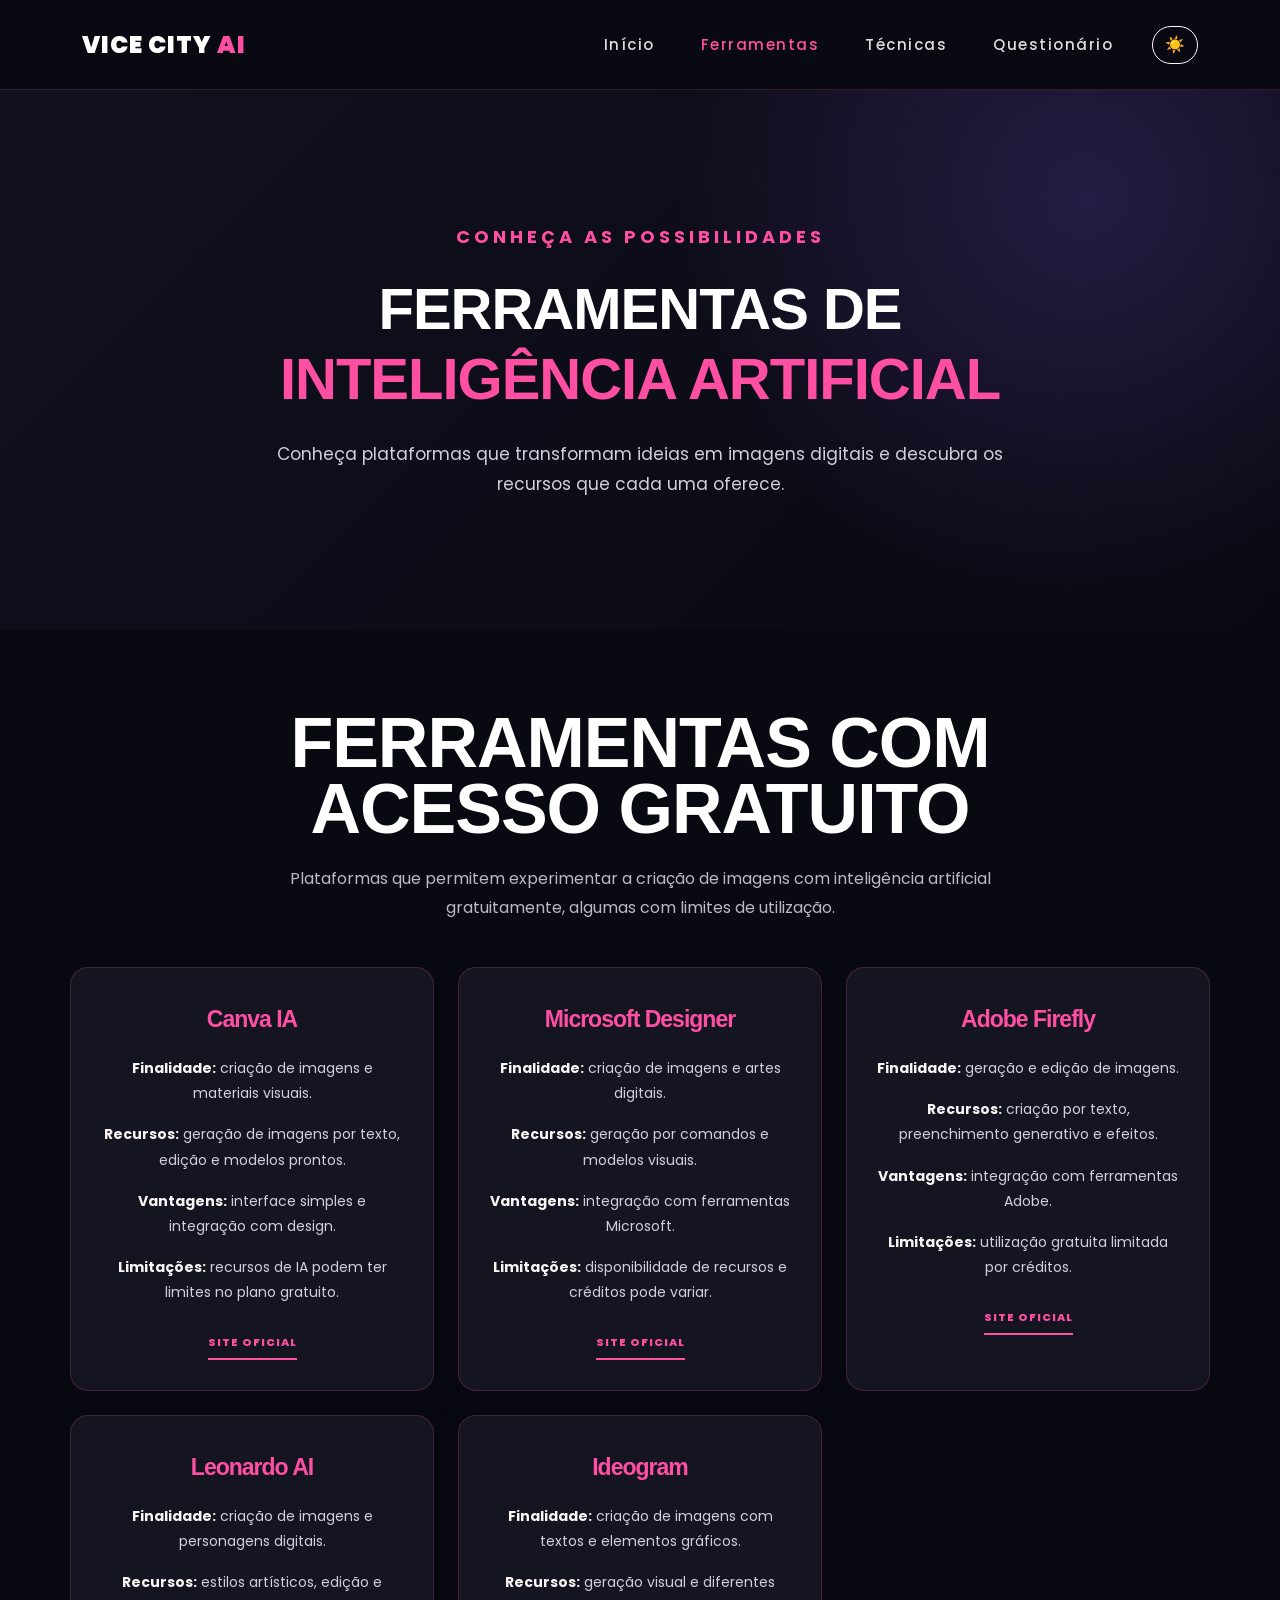
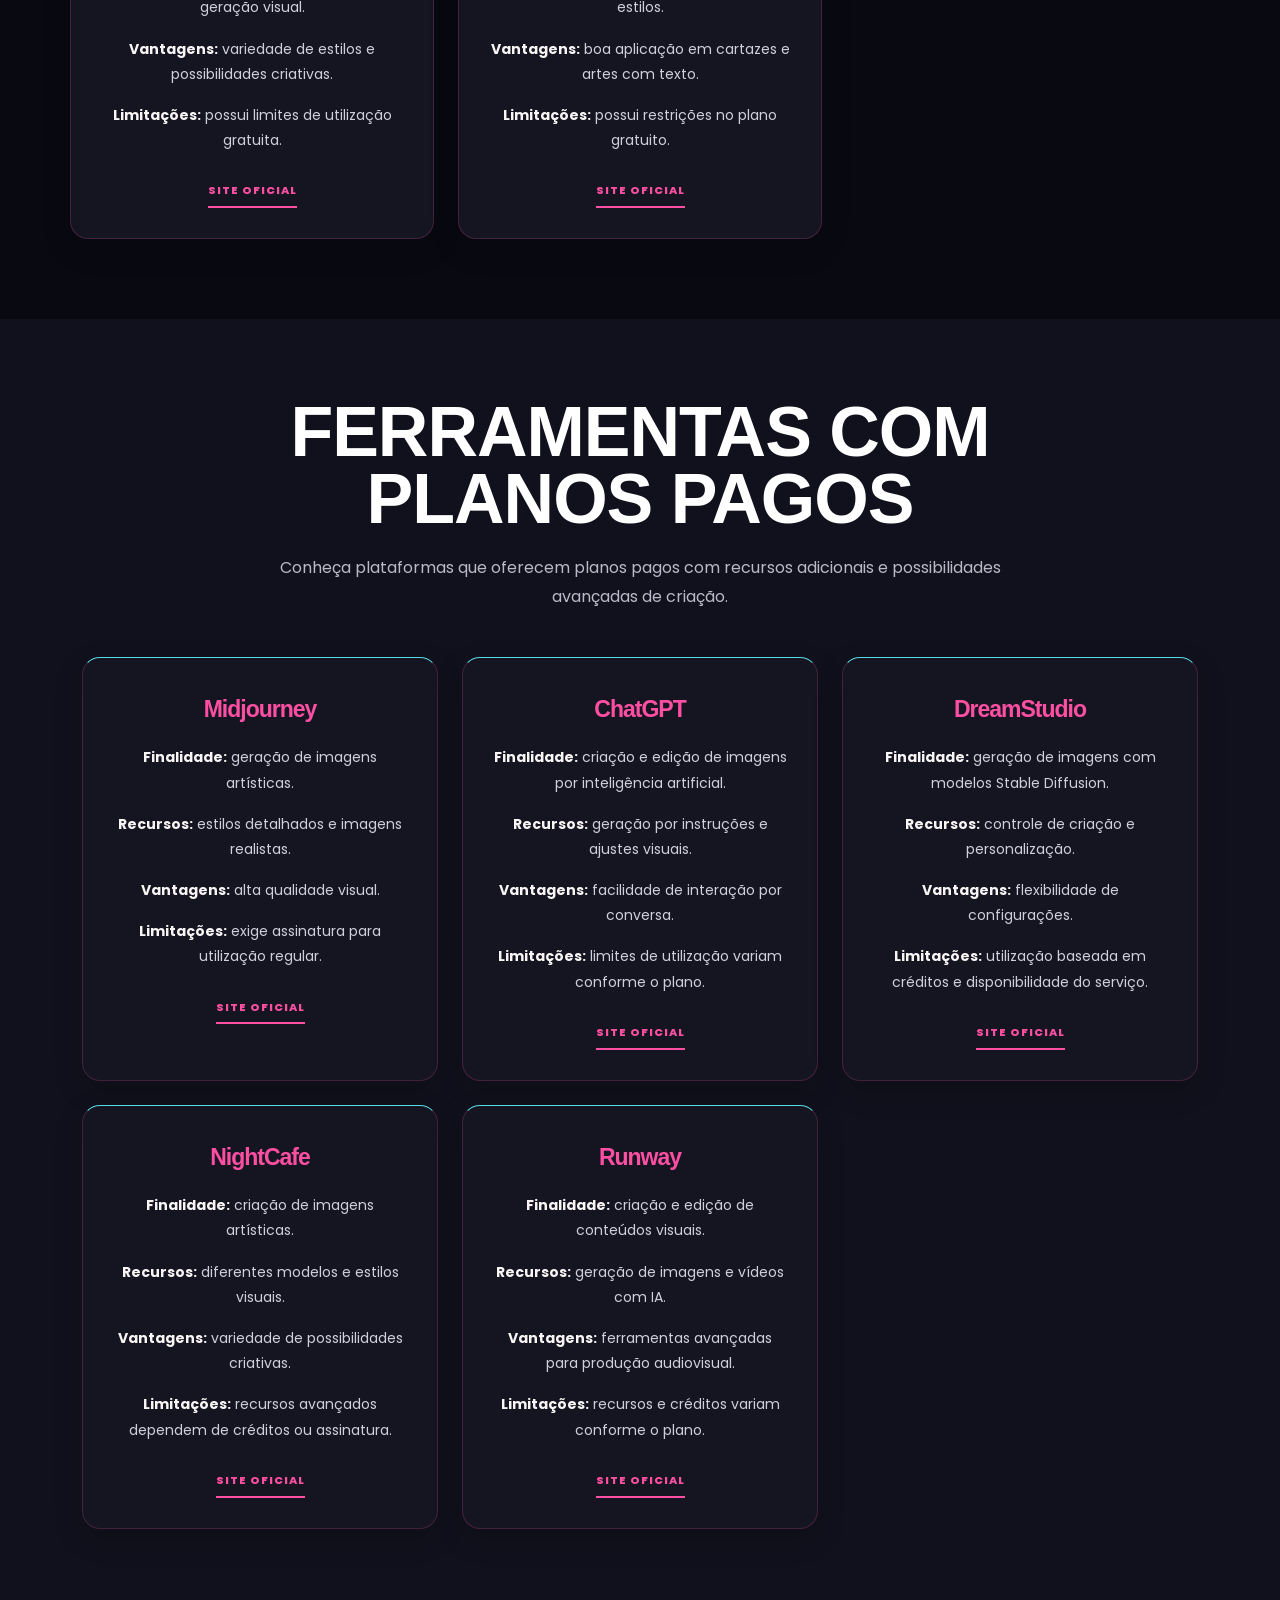
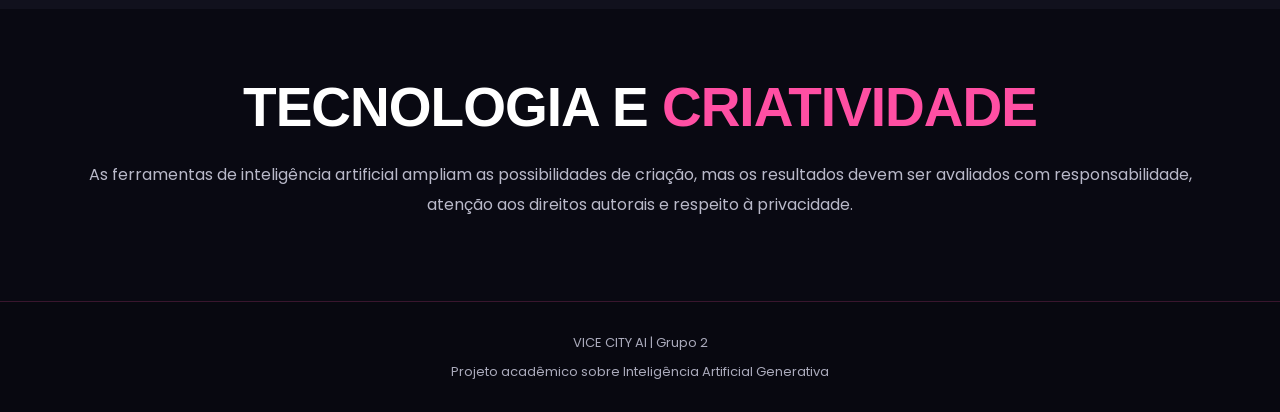
<file: ferramentas.html>
<!DOCTYPE html>
<html lang="pt-BR">
<head>
    <meta charset="UTF-8">
    <meta name="viewport" content="width=device-width, initial-scale=1.0">
    <title>Ferramentas | Vice City AI</title>

    <link href="https://cdn.jsdelivr.net/npm/bootstrap@5.3.8/dist/css/bootstrap.min.css" rel="stylesheet">
    <link href="https://fonts.googleapis.com/css2?family=Poppins:wght@400;500;600;700;800;900&display=swap" rel="stylesheet">
    <link rel="stylesheet" href="style.css">
</head>

<body>

<nav class="navbar navbar-expand-lg navbar-dark">
    <div class="container">
        <a class="navbar-brand" href="index.html">VICE CITY <span>AI</span></a>

        <button class="navbar-toggler" type="button" data-bs-toggle="collapse" data-bs-target="#menu">
            <span class="navbar-toggler-icon"></span>
        </button>

        <div class="collapse navbar-collapse" id="menu">
            <ul class="navbar-nav ms-auto">
                <li class="nav-item"><a class="nav-link" href="index.html">Início</a></li>
                <li class="nav-item"><a class="nav-link active" href="ferramentas.html">Ferramentas</a></li>
                <li class="nav-item"><a class="nav-link" href="tecnicas.html">Técnicas</a></li>
                <li class="nav-item"><a class="nav-link" href="quiz.html">Questionário</a></li>
            </ul>

            <button id="themeToggle" class="btn btn-outline-light ms-lg-3">☀️ / 🌙</button>
        </div>
    </div>
</nav>

<header class="inner-hero">
    <div class="container">
        <p class="subtitle">CONHEÇA AS POSSIBILIDADES</p>
        <h1>FERRAMENTAS DE <span style="color:#ff4fa3">INTELIGÊNCIA ARTIFICIAL</span></h1>
        <p>Conheça plataformas que transformam ideias em imagens digitais e descubra os recursos que cada uma oferece.</p>
    </div>
</header>

<section class="container tools-section">

    <div class="section-heading">
        <h2 class="section-title">FERRAMENTAS COM ACESSO GRATUITO</h2>
        <p>Plataformas que permitem experimentar a criação de imagens com inteligência artificial gratuitamente, algumas com limites de utilização.</p>
    </div>

    <div class="row g-4">

        <div class="col-md-6 col-lg-4">
            <div class="tool-card">
                <h3>Canva IA</h3>
                <p><strong>Finalidade:</strong> criação de imagens e materiais visuais.</p>
                <p><strong>Recursos:</strong> geração de imagens por texto, edição e modelos prontos.</p>
                <p><strong>Vantagens:</strong> interface simples e integração com design.</p>
                <p><strong>Limitações:</strong> recursos de IA podem ter limites no plano gratuito.</p>
                <a href="https://www.canva.com/" target="_blank" rel="noopener">SITE OFICIAL</a>
            </div>
        </div>

        <div class="col-md-6 col-lg-4">
            <div class="tool-card">
                <h3>Microsoft Designer</h3>
                <p><strong>Finalidade:</strong> criação de imagens e artes digitais.</p>
                <p><strong>Recursos:</strong> geração por comandos e modelos visuais.</p>
                <p><strong>Vantagens:</strong> integração com ferramentas Microsoft.</p>
                <p><strong>Limitações:</strong> disponibilidade de recursos e créditos pode variar.</p>
                <a href="https://designer.microsoft.com/" target="_blank" rel="noopener">SITE OFICIAL</a>
            </div>
        </div>

        <div class="col-md-6 col-lg-4">
            <div class="tool-card">
                <h3>Adobe Firefly</h3>
                <p><strong>Finalidade:</strong> geração e edição de imagens.</p>
                <p><strong>Recursos:</strong> criação por texto, preenchimento generativo e efeitos.</p>
                <p><strong>Vantagens:</strong> integração com ferramentas Adobe.</p>
                <p><strong>Limitações:</strong> utilização gratuita limitada por créditos.</p>
                <a href="https://firefly.adobe.com/" target="_blank" rel="noopener">SITE OFICIAL</a>
            </div>
        </div>

        <div class="col-md-6 col-lg-4">
            <div class="tool-card">
                <h3>Leonardo AI</h3>
                <p><strong>Finalidade:</strong> criação de imagens e personagens digitais.</p>
                <p><strong>Recursos:</strong> estilos artísticos, edição e geração visual.</p>
                <p><strong>Vantagens:</strong> variedade de estilos e possibilidades criativas.</p>
                <p><strong>Limitações:</strong> possui limites de utilização gratuita.</p>
                <a href="https://leonardo.ai/" target="_blank" rel="noopener">SITE OFICIAL</a>
            </div>
        </div>

        <div class="col-md-6 col-lg-4">
            <div class="tool-card">
                <h3>Ideogram</h3>
                <p><strong>Finalidade:</strong> criação de imagens com textos e elementos gráficos.</p>
                <p><strong>Recursos:</strong> geração visual e diferentes estilos.</p>
                <p><strong>Vantagens:</strong> boa aplicação em cartazes e artes com texto.</p>
                <p><strong>Limitações:</strong> possui restrições no plano gratuito.</p>
                <a href="https://ideogram.ai/" target="_blank" rel="noopener">SITE OFICIAL</a>
            </div>
        </div>

    </div>
</section>

<section class="tools-section paid-tools">
    <div class="container">

        <div class="section-heading">
            <h2 class="section-title">FERRAMENTAS COM PLANOS PAGOS</h2>
            <p>Conheça plataformas que oferecem planos pagos com recursos adicionais e possibilidades avançadas de criação.</p>
        </div>

        <div class="row g-4">

            <div class="col-md-6 col-lg-4">
                <div class="tool-card">
                    <h3>Midjourney</h3>
                    <p><strong>Finalidade:</strong> geração de imagens artísticas.</p>
                    <p><strong>Recursos:</strong> estilos detalhados e imagens realistas.</p>
                    <p><strong>Vantagens:</strong> alta qualidade visual.</p>
                    <p><strong>Limitações:</strong> exige assinatura para utilização regular.</p>
                    <a href="https://www.midjourney.com/" target="_blank" rel="noopener">SITE OFICIAL</a>
                </div>
            </div>

            <div class="col-md-6 col-lg-4">
                <div class="tool-card">
                    <h3>ChatGPT</h3>
                    <p><strong>Finalidade:</strong> criação e edição de imagens por inteligência artificial.</p>
                    <p><strong>Recursos:</strong> geração por instruções e ajustes visuais.</p>
                    <p><strong>Vantagens:</strong> facilidade de interação por conversa.</p>
                    <p><strong>Limitações:</strong> limites de utilização variam conforme o plano.</p>
                    <a href="https://chatgpt.com/" target="_blank" rel="noopener">SITE OFICIAL</a>
                </div>
            </div>

            <div class="col-md-6 col-lg-4">
                <div class="tool-card">
                    <h3>DreamStudio</h3>
                    <p><strong>Finalidade:</strong> geração de imagens com modelos Stable Diffusion.</p>
                    <p><strong>Recursos:</strong> controle de criação e personalização.</p>
                    <p><strong>Vantagens:</strong> flexibilidade de configurações.</p>
                    <p><strong>Limitações:</strong> utilização baseada em créditos e disponibilidade do serviço.</p>
                    <a href="https://dreamstudio.ai/" target="_blank" rel="noopener">SITE OFICIAL</a>
                </div>
            </div>

            <div class="col-md-6 col-lg-4">
                <div class="tool-card">
                    <h3>NightCafe</h3>
                    <p><strong>Finalidade:</strong> criação de imagens artísticas.</p>
                    <p><strong>Recursos:</strong> diferentes modelos e estilos visuais.</p>
                    <p><strong>Vantagens:</strong> variedade de possibilidades criativas.</p>
                    <p><strong>Limitações:</strong> recursos avançados dependem de créditos ou assinatura.</p>
                    <a href="https://creator.nightcafe.studio/" target="_blank" rel="noopener">SITE OFICIAL</a>
                </div>
            </div>

            <div class="col-md-6 col-lg-4">
                <div class="tool-card">
                    <h3>Runway</h3>
                    <p><strong>Finalidade:</strong> criação e edição de conteúdos visuais.</p>
                    <p><strong>Recursos:</strong> geração de imagens e vídeos com IA.</p>
                    <p><strong>Vantagens:</strong> ferramentas avançadas para produção audiovisual.</p>
                    <p><strong>Limitações:</strong> recursos e créditos variam conforme o plano.</p>
                    <a href="https://runwayml.com/" target="_blank" rel="noopener">SITE OFICIAL</a>
                </div>
            </div>

        </div>
    </div>
</section>

<section class="container references-section">
    <h2>TECNOLOGIA E <span style="color:#ff4fa3">CRIATIVIDADE</span></h2>
    <p>As ferramentas de inteligência artificial ampliam as possibilidades de criação, mas os resultados devem ser avaliados com responsabilidade, atenção aos direitos autorais e respeito à privacidade.</p>
</section>

<footer class="text-center py-4">
    <p>VICE CITY AI | Grupo 2</p>
    <p>Projeto acadêmico sobre Inteligência Artificial Generativa</p>
</footer>

<script src="https://cdn.jsdelivr.net/npm/bootstrap@5.3.8/dist/js/bootstrap.bundle.min.js"></script>
<script src="script.js"></script>
</body>
</html>
</file>
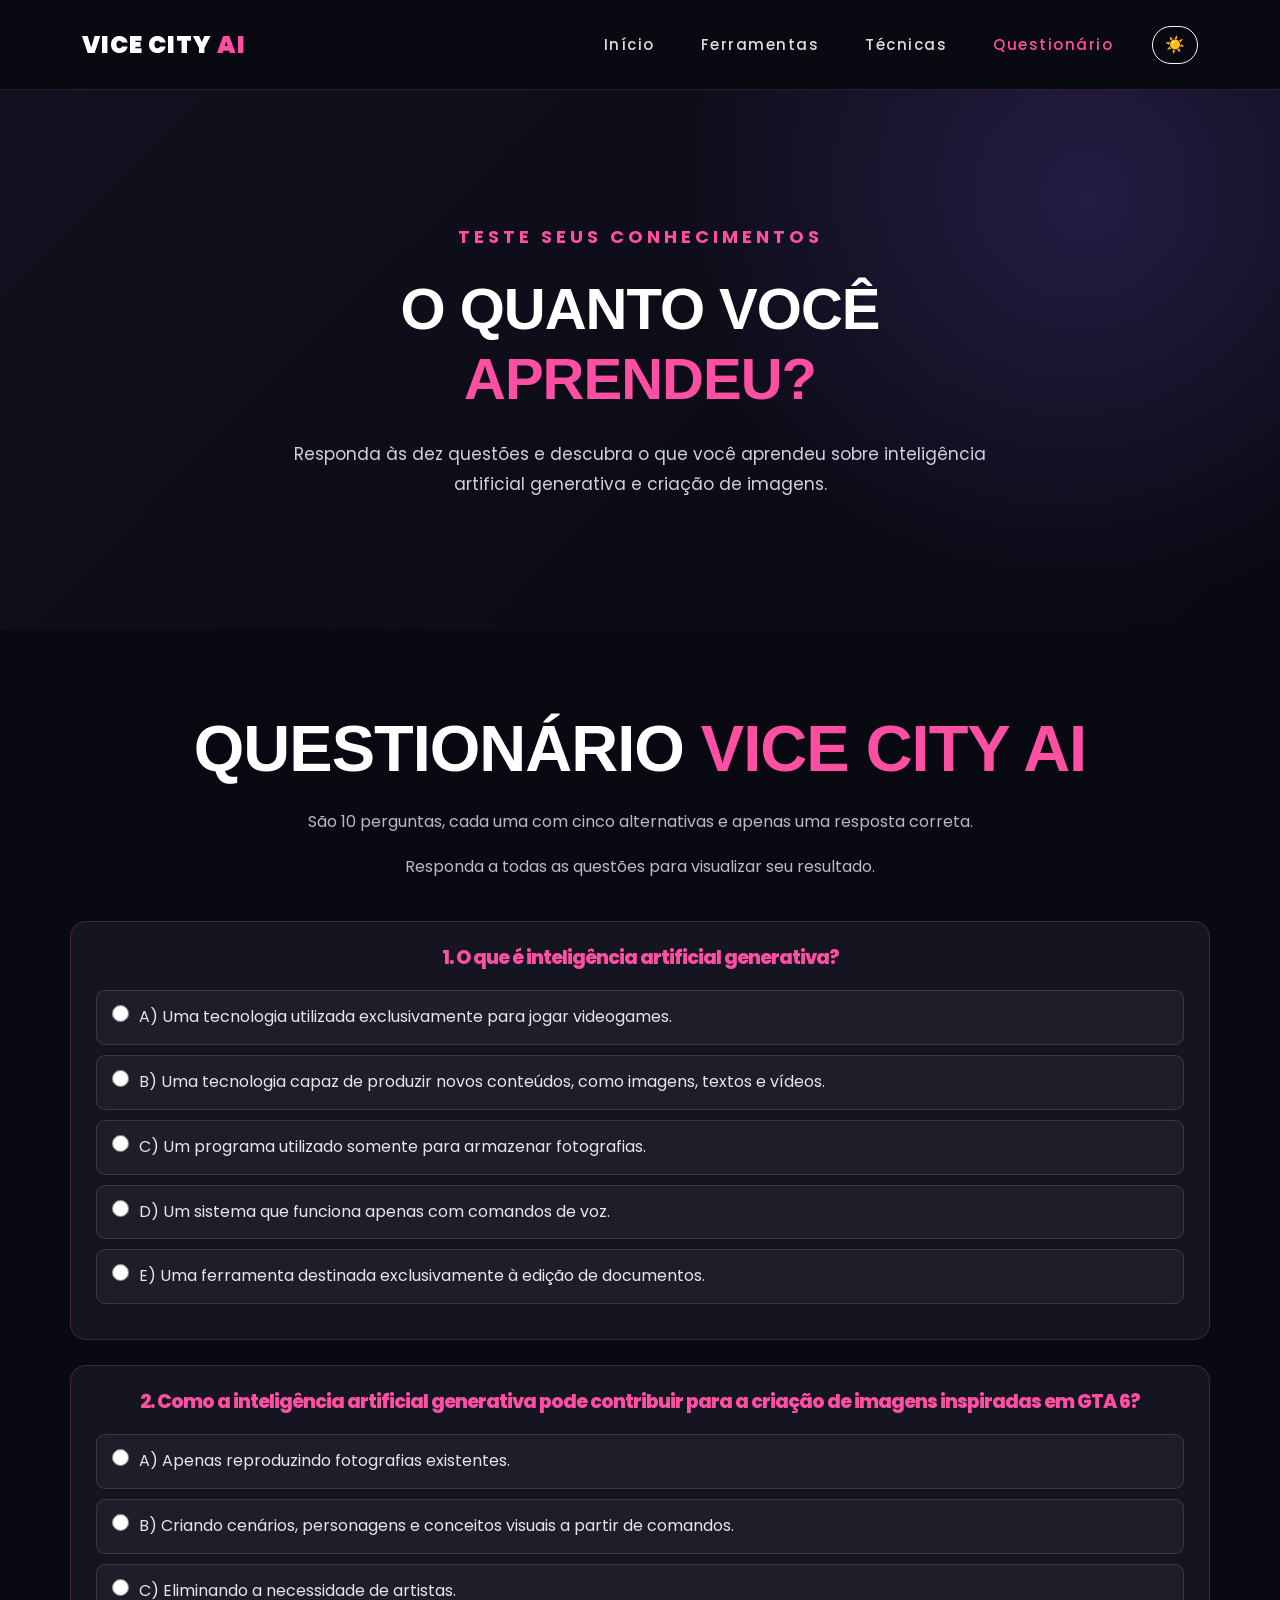
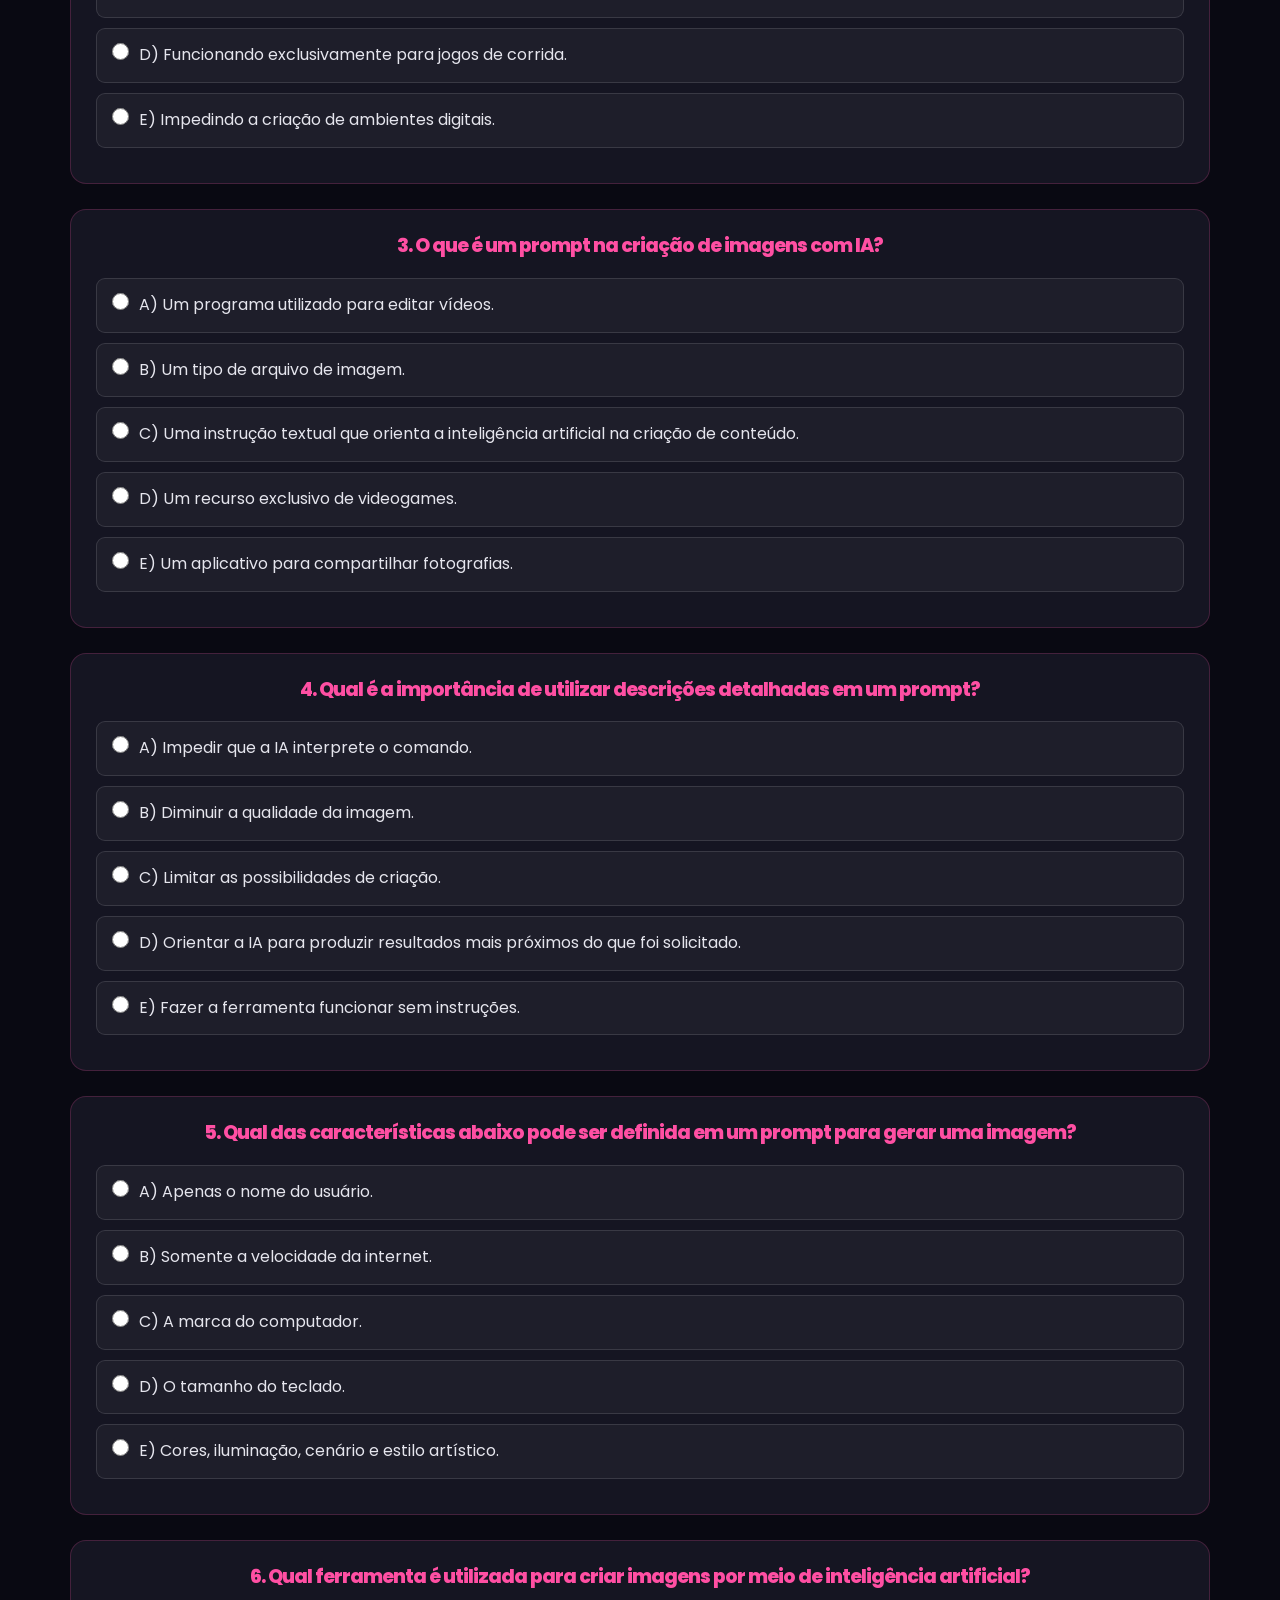
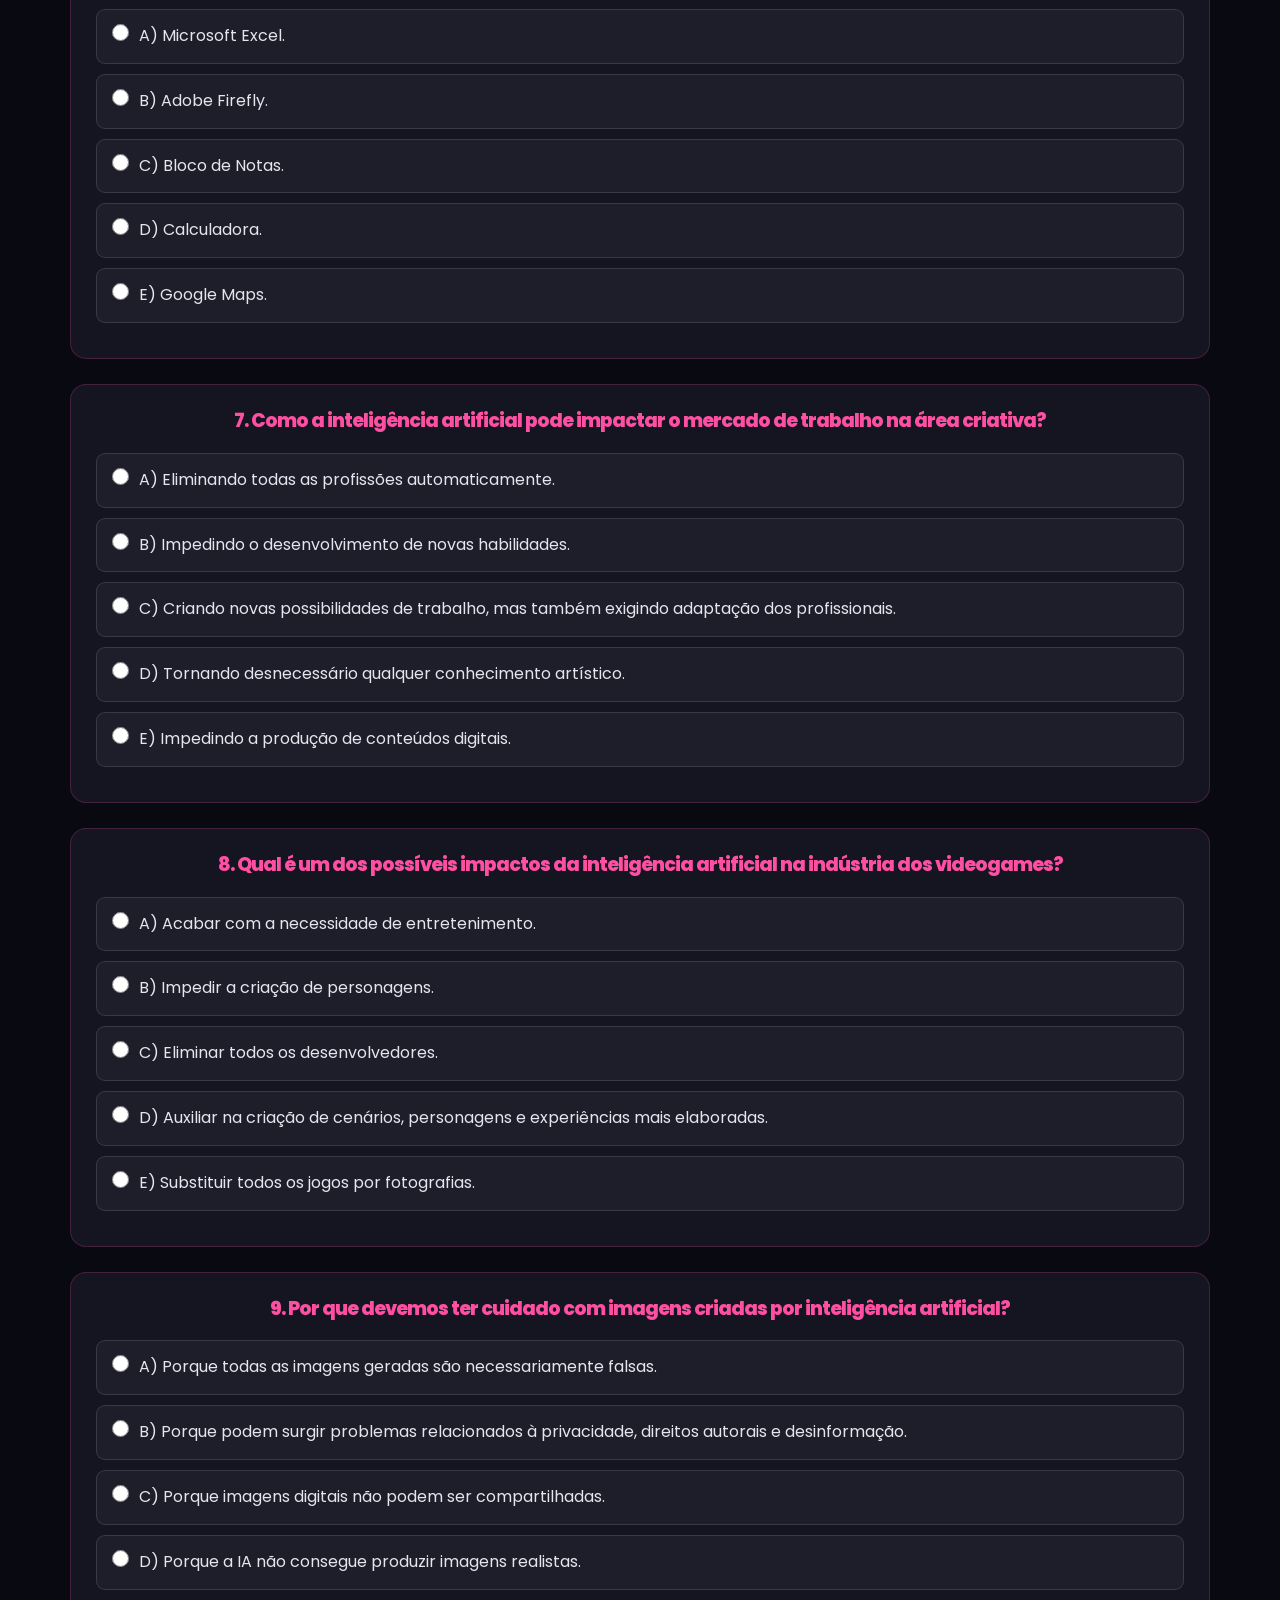
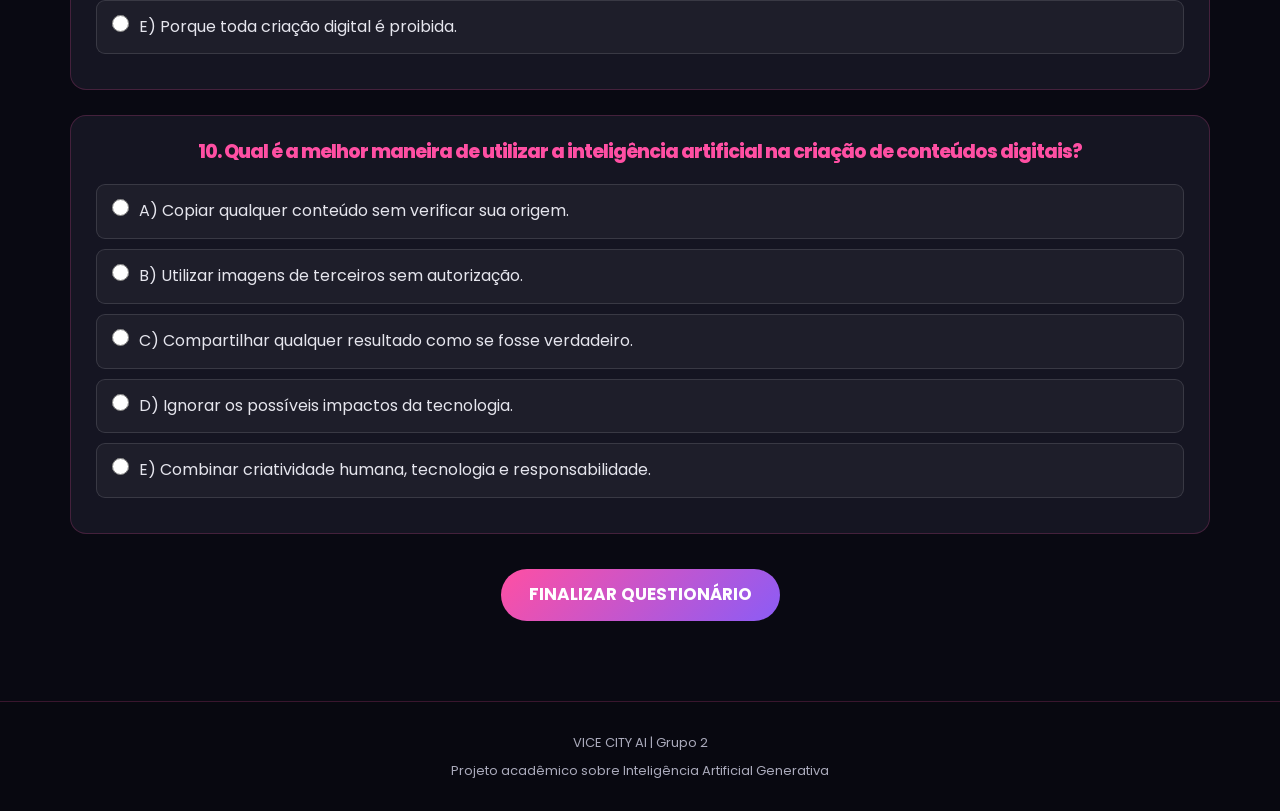
<file: quiz.html>
<!DOCTYPE html>
<html lang="pt-BR">
<head>
    <meta charset="UTF-8">
    <meta name="viewport" content="width=device-width, initial-scale=1.0">
    <title>Questionário | Vice City AI</title>

    <link href="https://cdn.jsdelivr.net/npm/bootstrap@5.3.8/dist/css/bootstrap.min.css" rel="stylesheet">
    <link href="https://fonts.googleapis.com/css2?family=Poppins:wght@400;500;600;700;800;900&display=swap" rel="stylesheet">
    <link rel="stylesheet" href="style.css">
</head>

<body>

<nav class="navbar navbar-expand-lg navbar-dark">
    <div class="container">
        <a class="navbar-brand" href="index.html">VICE CITY <span>AI</span></a>

        <button class="navbar-toggler" type="button" data-bs-toggle="collapse" data-bs-target="#menu">
            <span class="navbar-toggler-icon"></span>
        </button>

        <div class="collapse navbar-collapse" id="menu">
            <ul class="navbar-nav ms-auto">
                <li class="nav-item"><a class="nav-link" href="index.html">Início</a></li>
                <li class="nav-item"><a class="nav-link" href="ferramentas.html">Ferramentas</a></li>
                <li class="nav-item"><a class="nav-link" href="tecnicas.html">Técnicas</a></li>
                <li class="nav-item"><a class="nav-link active" href="quiz.html">Questionário</a></li>
            </ul>

            <button id="themeToggle" class="btn btn-outline-light ms-lg-3">
                ☀️ / 🌙
            </button>
        </div>
    </div>
</nav>

<header class="inner-hero">
    <div class="container">
        <p class="subtitle">TESTE SEUS CONHECIMENTOS</p>

        <h1>O QUANTO VOCÊ
            <span style="color:#ff4fa3">APRENDEU?</span>
        </h1>

        <p>
            Responda às dez questões e descubra o que você aprendeu
            sobre inteligência artificial generativa e criação de imagens.
        </p>
    </div>
</header>

<section class="container quiz-section">

    <div class="quiz-intro">
        <h2>QUESTIONÁRIO
            <span style="color:#ff4fa3">VICE CITY AI</span>
        </h2>

        <p>São 10 perguntas, cada uma com cinco alternativas e apenas uma resposta correta.</p>
        <p>Responda a todas as questões para visualizar seu resultado.</p>
    </div>

    <form id="quizForm">

        <div id="quizQuestions"></div>

        <div class="quiz-actions">
            <p id="quizWarning"></p>

            <button type="submit" class="btn btn-neon">
                FINALIZAR QUESTIONÁRIO
            </button>
        </div>

    </form>

    <div id="quizResult" class="quiz-result-panel" hidden>

        <h2 id="resultTitle">RESULTADO</h2>

        <div class="score-circle">
            <strong id="scoreNumber">0/10</strong>
            <span>ACERTOS</span>
        </div>

        <p>Seu aproveitamento foi de:</p>

        <div id="percentage">0%</div>

        <p id="resultMessage"></p>

        <button type="button" id="restartQuiz" class="btn btn-neon">
            RESPONDER NOVAMENTE
        </button>

    </div>

</section>

<footer class="text-center py-4">
    <p>VICE CITY AI | Grupo 2</p>
    <p>Projeto acadêmico sobre Inteligência Artificial Generativa</p>
</footer>

<script src="https://cdn.jsdelivr.net/npm/bootstrap@5.3.8/dist/js/bootstrap.bundle.min.js"></script>
<script src="script.js"></script>

<script>
const questions = [
    {
        question: "1. O que é inteligência artificial generativa?",
        options: [
            "A) Uma tecnologia utilizada exclusivamente para jogar videogames.",
            "B) Uma tecnologia capaz de produzir novos conteúdos, como imagens, textos e vídeos.",
            "C) Um programa utilizado somente para armazenar fotografias.",
            "D) Um sistema que funciona apenas com comandos de voz.",
            "E) Uma ferramenta destinada exclusivamente à edição de documentos."
        ],
        answer: 1
    },
    {
        question: "2. Como a inteligência artificial generativa pode contribuir para a criação de imagens inspiradas em GTA 6?",
        options: [
            "A) Apenas reproduzindo fotografias existentes.",
            "B) Criando cenários, personagens e conceitos visuais a partir de comandos.",
            "C) Eliminando a necessidade de artistas.",
            "D) Funcionando exclusivamente para jogos de corrida.",
            "E) Impedindo a criação de ambientes digitais."
        ],
        answer: 1
    },
    {
        question: "3. O que é um prompt na criação de imagens com IA?",
        options: [
            "A) Um programa utilizado para editar vídeos.",
            "B) Um tipo de arquivo de imagem.",
            "C) Uma instrução textual que orienta a inteligência artificial na criação de conteúdo.",
            "D) Um recurso exclusivo de videogames.",
            "E) Um aplicativo para compartilhar fotografias."
        ],
        answer: 2
    },
    {
        question: "4. Qual é a importância de utilizar descrições detalhadas em um prompt?",
        options: [
            "A) Impedir que a IA interprete o comando.",
            "B) Diminuir a qualidade da imagem.",
            "C) Limitar as possibilidades de criação.",
            "D) Orientar a IA para produzir resultados mais próximos do que foi solicitado.",
            "E) Fazer a ferramenta funcionar sem instruções."
        ],
        answer: 3
    },
    {
        question: "5. Qual das características abaixo pode ser definida em um prompt para gerar uma imagem?",
        options: [
            "A) Apenas o nome do usuário.",
            "B) Somente a velocidade da internet.",
            "C) A marca do computador.",
            "D) O tamanho do teclado.",
            "E) Cores, iluminação, cenário e estilo artístico."
        ],
        answer: 4
    },
    {
        question: "6. Qual ferramenta é utilizada para criar imagens por meio de inteligência artificial?",
        options: [
            "A) Microsoft Excel.",
            "B) Adobe Firefly.",
            "C) Bloco de Notas.",
            "D) Calculadora.",
            "E) Google Maps."
        ],
        answer: 1
    },
    {
        question: "7. Como a inteligência artificial pode impactar o mercado de trabalho na área criativa?",
        options: [
            "A) Eliminando todas as profissões automaticamente.",
            "B) Impedindo o desenvolvimento de novas habilidades.",
            "C) Criando novas possibilidades de trabalho, mas também exigindo adaptação dos profissionais.",
            "D) Tornando desnecessário qualquer conhecimento artístico.",
            "E) Impedindo a produção de conteúdos digitais."
        ],
        answer: 2
    },
    {
        question: "8. Qual é um dos possíveis impactos da inteligência artificial na indústria dos videogames?",
        options: [
            "A) Acabar com a necessidade de entretenimento.",
            "B) Impedir a criação de personagens.",
            "C) Eliminar todos os desenvolvedores.",
            "D) Auxiliar na criação de cenários, personagens e experiências mais elaboradas.",
            "E) Substituir todos os jogos por fotografias."
        ],
        answer: 3
    },
    {
        question: "9. Por que devemos ter cuidado com imagens criadas por inteligência artificial?",
        options: [
            "A) Porque todas as imagens geradas são necessariamente falsas.",
            "B) Porque podem surgir problemas relacionados à privacidade, direitos autorais e desinformação.",
            "C) Porque imagens digitais não podem ser compartilhadas.",
            "D) Porque a IA não consegue produzir imagens realistas.",
            "E) Porque toda criação digital é proibida."
        ],
        answer: 1
    },
    {
        question: "10. Qual é a melhor maneira de utilizar a inteligência artificial na criação de conteúdos digitais?",
        options: [
            "A) Copiar qualquer conteúdo sem verificar sua origem.",
            "B) Utilizar imagens de terceiros sem autorização.",
            "C) Compartilhar qualquer resultado como se fosse verdadeiro.",
            "D) Ignorar os possíveis impactos da tecnologia.",
            "E) Combinar criatividade humana, tecnologia e responsabilidade."
        ],
        answer: 4
    }
];

const quizQuestions = document.getElementById("quizQuestions");
const quizForm = document.getElementById("quizForm");
const quizResult = document.getElementById("quizResult");
const quizWarning = document.getElementById("quizWarning");

function loadQuiz() {

    quizQuestions.innerHTML = "";

    questions.forEach((question, index) => {

        const questionBox = document.createElement("div");
        questionBox.className = "quiz-question";

        const title = document.createElement("h3");
        title.textContent = question.question;

        questionBox.appendChild(title);

        question.options.forEach((option, optionIndex) => {

            const label = document.createElement("label");
            label.className = "quiz-option";

            const radio = document.createElement("input");
            radio.type = "radio";
            radio.name = "question" + index;
            radio.value = optionIndex;

            const text = document.createElement("span");
            text.textContent = option;

            label.appendChild(radio);
            label.appendChild(text);

            questionBox.appendChild(label);
        });

        quizQuestions.appendChild(questionBox);
    });
}

quizForm.addEventListener("submit", function(event) {

    event.preventDefault();

    let score = 0;
    let unanswered = false;

    questions.forEach((question, index) => {

        const selected = document.querySelector(
            'input[name="question' + index + '"]:checked'
        );

        if (!selected) {
            unanswered = true;
        } else if (Number(selected.value) === question.answer) {
            score++;
        }
    });

    if (unanswered) {
        quizWarning.textContent =
            "Responda a todas as perguntas antes de finalizar.";
        return;
    }

    quizWarning.textContent = "";

    const percentage = score * 10;

    document.getElementById("scoreNumber").textContent =
        score + "/10";

    document.getElementById("percentage").textContent =
        percentage + "%";

    const resultTitle = document.getElementById("resultTitle");
    const resultMessage = document.getElementById("resultMessage");

    if (score >= 9) {
        resultTitle.textContent = "INCRÍVEL!";
        resultMessage.textContent =
            "Excelente! Você demonstrou domínio sobre inteligência artificial generativa e suas possibilidades.";
    } else if (score >= 7) {
        resultTitle.textContent = "MUITO BOM!";
        resultMessage.textContent =
            "Você tem ótimos conhecimentos sobre IA. Continue explorando as possibilidades dessa tecnologia!";
    } else if (score >= 5) {
        resultTitle.textContent = "BOM TRABALHO!";
        resultMessage.textContent =
            "Você está no caminho certo! Continue estudando e aprofundando seus conhecimentos.";
    } else {
        resultTitle.textContent = "CONTINUE APRENDENDO!";
        resultMessage.textContent =
            "Que tal revisar os conteúdos do Vice City AI e tentar novamente?";
    }

    quizForm.hidden = true;
    quizResult.hidden = false;

    quizResult.scrollIntoView({
        behavior: "smooth",
        block: "center"
    });
});

document.getElementById("restartQuiz").addEventListener("click", function() {

    quizForm.reset();

    quizForm.hidden = false;
    quizResult.hidden = true;

    quizWarning.textContent = "";

    loadQuiz();

    quizForm.scrollIntoView({
        behavior: "smooth",
        block: "start"
    });
});

loadQuiz();
</script>

</body>
</html>
</file>
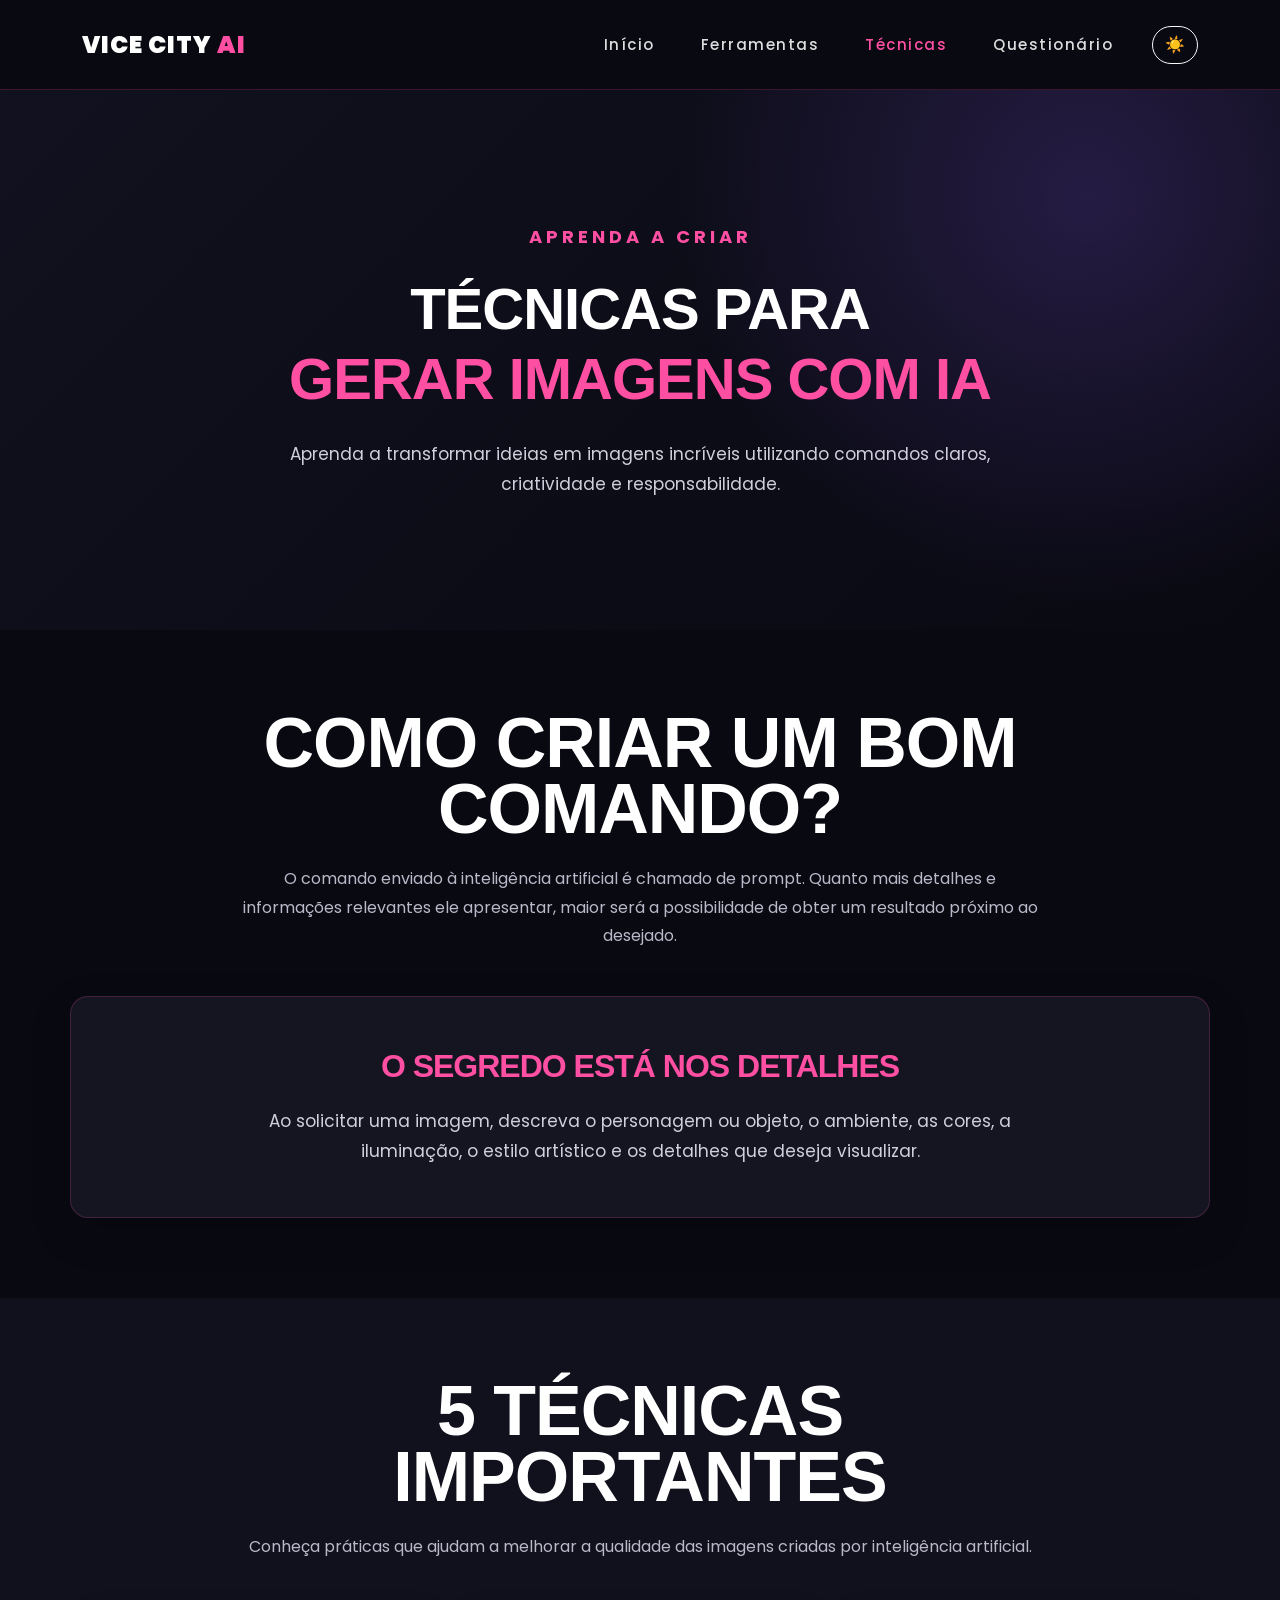
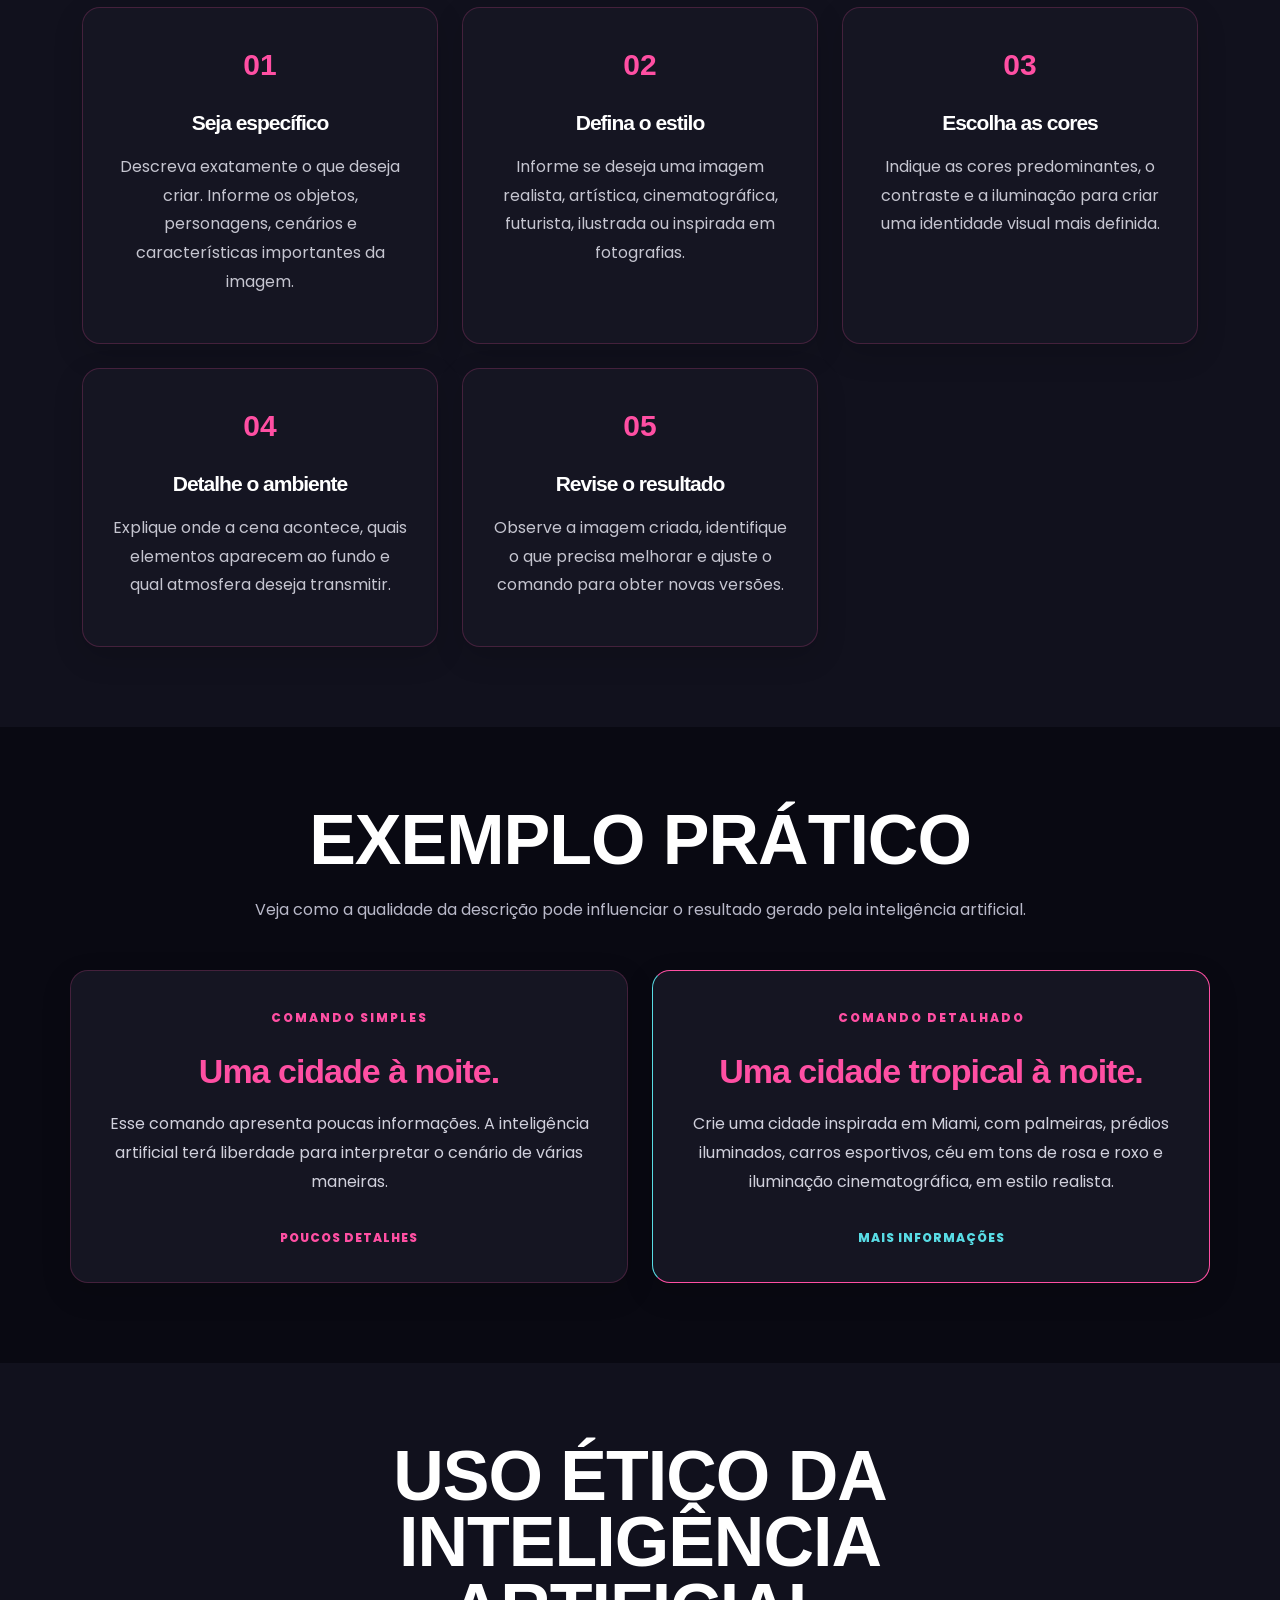
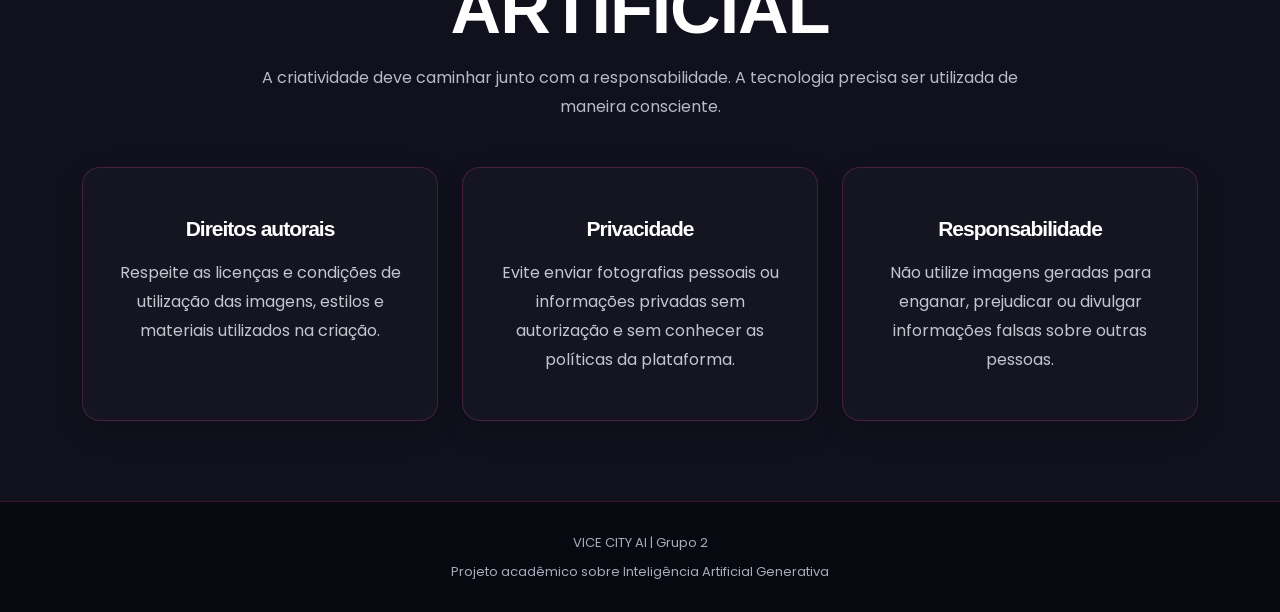
<file: tecnicas.html>
<!DOCTYPE html>
<html lang="pt-BR">
<head>
    <meta charset="UTF-8">
    <meta name="viewport" content="width=device-width, initial-scale=1.0">
    <title>Técnicas | Vice City AI</title>

    <link href="https://cdn.jsdelivr.net/npm/bootstrap@5.3.8/dist/css/bootstrap.min.css" rel="stylesheet">
    <link href="https://fonts.googleapis.com/css2?family=Poppins:wght@400;500;600;700;800;900&display=swap" rel="stylesheet">
    <link rel="stylesheet" href="style.css">
</head>

<body>

<nav class="navbar navbar-expand-lg navbar-dark">
    <div class="container">
        <a class="navbar-brand" href="index.html">VICE CITY <span>AI</span></a>

        <button class="navbar-toggler" type="button" data-bs-toggle="collapse" data-bs-target="#menu">
            <span class="navbar-toggler-icon"></span>
        </button>

        <div class="collapse navbar-collapse" id="menu">
            <ul class="navbar-nav ms-auto">
                <li class="nav-item"><a class="nav-link" href="index.html">Início</a></li>
                <li class="nav-item"><a class="nav-link" href="ferramentas.html">Ferramentas</a></li>
                <li class="nav-item"><a class="nav-link active" href="tecnicas.html">Técnicas</a></li>
                <li class="nav-item"><a class="nav-link" href="quiz.html">Questionário</a></li>
            </ul>

            <button id="themeToggle" class="btn btn-outline-light ms-lg-3">☀️ / 🌙</button>
        </div>
    </div>
</nav>

<header class="inner-hero">
    <div class="container">
        <p class="subtitle">APRENDA A CRIAR</p>
        <h1>TÉCNICAS PARA <span style="color:#ff4fa3">GERAR IMAGENS COM IA</span></h1>
        <p>Aprenda a transformar ideias em imagens incríveis utilizando comandos claros, criatividade e responsabilidade.</p>
    </div>
</header>

<section class="container tech-section">

  <div class="section-heading" style="text-align: center;">
    <h2 class="section-title">COMO CRIAR UM BOM COMANDO?</h2>
    <p>O comando enviado à inteligência artificial é chamado de prompt. Quanto mais detalhes e informações relevantes ele apresentar, maior será a possibilidade de obter um resultado próximo ao desejado.</p>
</div>


    <div class="prompt-box">
        <h3>O SEGREDO ESTÁ NOS DETALHES</h3>
        <p>Ao solicitar uma imagem, descreva o personagem ou objeto, o ambiente, as cores, a iluminação, o estilo artístico e os detalhes que deseja visualizar.</p>
    </div>

</section>

<section class="tech-dark tech-section">
    <div class="container">

        <div class="section-heading">
            <h2 class="section-title">5 TÉCNICAS IMPORTANTES</h2>
            <p>Conheça práticas que ajudam a melhorar a qualidade das imagens criadas por inteligência artificial.</p>
        </div>

        <div class="row g-4">

            <div class="col-md-6 col-lg-4">
                <div class="tech-card">
                    <span>01</span>
                    <h3>Seja específico</h3>
                    <p>Descreva exatamente o que deseja criar. Informe os objetos, personagens, cenários e características importantes da imagem.</p>
                </div>
            </div>

            <div class="col-md-6 col-lg-4">
                <div class="tech-card">
                    <span>02</span>
                    <h3>Defina o estilo</h3>
                    <p>Informe se deseja uma imagem realista, artística, cinematográfica, futurista, ilustrada ou inspirada em fotografias.</p>
                </div>
            </div>

            <div class="col-md-6 col-lg-4">
                <div class="tech-card">
                    <span>03</span>
                    <h3>Escolha as cores</h3>
                    <p>Indique as cores predominantes, o contraste e a iluminação para criar uma identidade visual mais definida.</p>
                </div>
            </div>

            <div class="col-md-6 col-lg-4">
                <div class="tech-card">
                    <span>04</span>
                    <h3>Detalhe o ambiente</h3>
                    <p>Explique onde a cena acontece, quais elementos aparecem ao fundo e qual atmosfera deseja transmitir.</p>
                </div>
            </div>

            <div class="col-md-6 col-lg-4">
                <div class="tech-card">
                    <span>05</span>
                    <h3>Revise o resultado</h3>
                    <p>Observe a imagem criada, identifique o que precisa melhorar e ajuste o comando para obter novas versões.</p>
                </div>
            </div>

        </div>
    </div>
</section>

<section class="container tech-section">

    <div class="section-heading">
        <h2 class="section-title">EXEMPLO PRÁTICO</h2>
        <p>Veja como a qualidade da descrição pode influenciar o resultado gerado pela inteligência artificial.</p>
    </div>

    <div class="row g-4">

        <div class="col-md-6">
            <div class="prompt-example">
                <span class="example-label">COMANDO SIMPLES</span>
                <h3>Uma cidade à noite.</h3>
                <p>Esse comando apresenta poucas informações. A inteligência artificial terá liberdade para interpretar o cenário de várias maneiras.</p>
                <span class="example-status">POUCOS DETALHES</span>
            </div>
        </div>

        <div class="col-md-6">
            <div class="prompt-example improved">
                <span class="example-label">COMANDO DETALHADO</span>
                <h3>Uma cidade tropical à noite.</h3>
                <p>Crie uma cidade inspirada em Miami, com palmeiras, prédios iluminados, carros esportivos, céu em tons de rosa e roxo e iluminação cinematográfica, em estilo realista.</p>
                <span class="example-status">MAIS INFORMAÇÕES</span>
            </div>
        </div>

    </div>
</section>

<section class="tech-dark tech-section">
    <div class="container">

        <div class="section-heading">
            <h2 class="section-title">USO ÉTICO DA INTELIGÊNCIA ARTIFICIAL</h2>
            <p>A criatividade deve caminhar junto com a responsabilidade. A tecnologia precisa ser utilizada de maneira consciente.</p>
        </div>

        <div class="row g-4">

            <div class="col-md-4">
                <div class="ethics-card">
                    <h3>Direitos autorais</h3>
                    <p>Respeite as licenças e condições de utilização das imagens, estilos e materiais utilizados na criação.</p>
                </div>
            </div>

            <div class="col-md-4">
                <div class="ethics-card">
                    <h3>Privacidade</h3>
                    <p>Evite enviar fotografias pessoais ou informações privadas sem autorização e sem conhecer as políticas da plataforma.</p>
                </div>
            </div>

            <div class="col-md-4">
                <div class="ethics-card">
                    <h3>Responsabilidade</h3>
                    <p>Não utilize imagens geradas para enganar, prejudicar ou divulgar informações falsas sobre outras pessoas.</p>
                </div>
            </div>

        </div>
    </div>
</section>

<footer class="text-center py-4">
    <p>VICE CITY AI | Grupo 2</p>
    <p>Projeto acadêmico sobre Inteligência Artificial Generativa</p>
</footer>

<script src="https://cdn.jsdelivr.net/npm/bootstrap@5.3.8/dist/js/bootstrap.bundle.min.js"></script>
<script src="script.js"></script>
</body>
</html>
</file>
<file: style.css>
/* ==========================================
   VICE CITY AI — VISUAL GTA VI INSPIRED
========================================== */

:root {
    --bg: #111015;
    --surface: #1b1921;
    --surface-2: #24212c;

    --text: #f8f5f4;
    --muted: #b6adb5;

    --pink: #ff477e;
    --cyan: #58dce5;
    --purple: #9254b8;

    --border: rgba(255,255,255,.12);
    --nav-bg: rgba(17,16,21,.94);
}

* {
    margin: 0;
    padding: 0;
    box-sizing: border-box;
}

html {
    scroll-behavior: smooth;
}

body {
    background: var(--bg);
    color: var(--text);
    font-family: 'DM Sans', sans-serif;
    overflow-x: hidden;
    transition: background .3s, color .3s;
}

a {
    text-decoration: none;
}

img {
    max-width: 100%;
    display: block;
}

/* NAVBAR */

.main-navbar {
    background: var(--nav-bg);
    backdrop-filter: blur(18px);
    border-bottom: 1px solid var(--border);
    padding: 17px 0;
    z-index: 1000;
}

.logo {
    font-family: 'Barlow Condensed', sans-serif;
    font-size: 32px;
    font-weight: 900;
    letter-spacing: 1px;
    color: var(--text) !important;
}

.logo span {
    color: var(--pink);
}

.nav-link {
    font-size: 11px;
    font-weight: 800;
    letter-spacing: 1.5px;
    color: var(--muted) !important;
    padding: 12px 15px !important;
    transition: .3s;
}

.nav-link:hover,
.nav-link.active {
    color: var(--pink) !important;
}

.navbar-toggler {
    border-color: var(--border);
}

.navbar-toggler-icon {
    filter: invert(1);
}

.theme-button {
    width: 43px;
    height: 43px;
    border-radius: 50%;
    background: var(--surface-2);
    border: 1px solid var(--border);
    color: var(--text);
    cursor: pointer;
}

/* HERO */

.hero {
    min-height: 700px;
    position: relative;
    display: flex;
    align-items: center;

    background:
        linear-gradient(
            90deg,
            rgba(12,10,17,.96) 0%,
            rgba(12,10,17,.75) 48%,
            rgba(12,10,17,.18) 100%
        ),
        url("Paisagem.png") center 45% / cover no-repeat;
}

.hero-overlay {
    position: absolute;
    inset: 0;

    background: linear-gradient(
        0deg,
        var(--bg) 0%,
        transparent 35%,
        transparent 80%,
        rgba(0,0,0,.2) 100%
    );
}

.hero-content {
    position: relative;
    z-index: 2;
    padding-top: 80px;
    padding-bottom: 80px;
}

.hero-label {
    display: flex;
    align-items: center;
    gap: 12px;

    font-size: 10px;
    font-weight: 800;
    letter-spacing: 3px;
    color: var(--cyan);
}

.hero-label span {
    width: 30px;
    height: 2px;
    background: var(--pink);
}

.hero h1 {
    font-family: 'Barlow Condensed', sans-serif;
    font-size: clamp(65px, 9vw, 115px);
    font-weight: 900;
    line-height: .87;
    letter-spacing: -2px;
    margin: 32px 0;
    max-width: 850px;
}

.hero h1 span {
    display: block;
}

.hero h1 .highlight {
    color: var(--pink);
    text-shadow: 0 0 30px rgba(255,71,126,.25);
}

.hero-description {
    max-width: 520px;
    font-size: 16px;
    line-height: 1.9;
    color: #ded7df;
    margin-bottom: 35px;
}

.hero-actions {
    display: flex;
    flex-wrap: wrap;
    gap: 15px;
}

.btn-primary-custom,
.btn-secondary-custom {
    display: inline-flex;
    align-items: center;
    justify-content: center;
    gap: 16px;
    padding: 18px 38px;
    border-radius: 50px;
    font-size: 14px;
    font-weight: 900;
    letter-spacing: 1.2px;
    transition: .3s;
}

.btn-primary-custom {
    color: white;
    background: linear-gradient(100deg, #ff477e, #b34acb);
    border: 2px solid transparent;
}

.btn-primary-custom:hover {
    color: white;
    transform: translateY(-5px);
    box-shadow: 0 10px 30px rgba(255,71,126,.45);
}

.btn-secondary-custom {
    color: white;
    background: rgba(255,255,255,.08);
    border: 2px solid rgba(255,255,255,.55);
    border-radius: 50px;
}

.btn-secondary-custom:hover {
    color: #58dce5;
    border-color: #58dce5;
    transform: translateY(-5px);
}

.hero-bottom {
    display: flex;
    justify-content: space-between;
    gap: 15px;
    margin-top: 100px;
    padding-top: 20px;
    border-top: 1px solid rgba(255,255,255,.2);

    color: rgba(255,255,255,.65);
    font-size: 9px;
    font-weight: 800;
    letter-spacing: 2px;
}

/* SEÇÕES */

.intro-section,
.benefits-section {
    padding: 110px 0;
}

.applications-section {
    padding: 110px 0;
    background: var(--surface);
}

.section-heading {
    max-width: 800px;
    margin-bottom: 55px;
}

.section-heading.centered {
    text-align: center;
    margin-left: auto;
    margin-right: auto;
}

.section-tag {
    display: block;
    margin-bottom: 20px;
    color: var(--cyan);
    font-size: 10px;
    font-weight: 900;
    letter-spacing: 3px;
}

.section-heading h2,
.final-section h2 {
    font-family: 'Barlow Condensed', sans-serif;
    font-size: clamp(40px, 6vw, 70px);
    line-height: .95;
    font-weight: 900;
    margin-bottom: 22px;
}

.section-heading h2 span,
.final-section h2 span {
    display: block;
    color: var(--pink);
}

.section-heading p,
.final-section p {
    color: var(--muted);
    max-width: 620px;
    line-height: 1.9;
}

.section-heading.centered p {
    margin: auto;
}

/* INTRODUÇÃO */

.intro-image {
    position: relative;
    height: 430px;
    overflow: hidden;
}

.intro-image img {
    width: 100%;
    height: 100%;
    object-fit: cover;
    transition: .5s;
}

.intro-image:hover img {
    transform: scale(1.04);
}

.image-caption {
    position: absolute;
    bottom: 20px;
    left: 20px;
    background: var(--pink);
    color: white;
    padding: 9px 15px;
    font-size: 9px;
    font-weight: 900;
    letter-spacing: 2px;
}

.intro-content {
    padding: 20px 30px;
}

.content-number {
    color: var(--cyan);
    font-size: 10px;
    font-weight: 900;
    letter-spacing: 2px;
}

.intro-content h3 {
    font-family: 'Barlow Condensed', sans-serif;
    font-size: 42px;
    font-weight: 800;
    margin: 18px 0;
}

.intro-content p {
    color: var(--muted);
    line-height: 1.9;
    margin-bottom: 18px;
}

.text-link {
    display: inline-block;
    color: var(--pink);
    font-size: 11px;
    font-weight: 900;
    letter-spacing: 1px;
    margin-top: 15px;
}

.text-link:hover {
    color: var(--cyan);
}

/* CARDS EDITORIAIS */

.application-card {
    height: 100%;
    background: var(--bg);
    overflow: hidden;
    border: 1px solid var(--border);
    transition: .3s;
}

.application-card:hover {
    transform: translateY(-7px);
    border-color: var(--pink);
}

.application-image {
    height: 270px;
    position: relative;
    overflow: hidden;
}

.application-image img {
    width: 100%;
    height: 100%;
    object-fit: cover;
    transition: .5s;
}

.application-card:hover img {
    transform: scale(1.07);
}

.card-index {
    position: absolute;
    top: 15px;
    left: 15px;
    background: var(--pink);
    padding: 7px 12px;
    color: white;
    font-weight: 900;
    font-size: 12px;
}

.application-content {
    padding: 25px;
}

.application-content > span,
.featured-content > span {
    color: var(--cyan);
    font-size: 9px;
    font-weight: 900;
    letter-spacing: 2px;
}

.application-content h3,
.featured-content h3 {
    font-family: 'Barlow Condensed', sans-serif;
    font-size: 32px;
    font-weight: 800;
    margin: 12px 0;
}

.application-content p,
.featured-content p {
    color: var(--muted);
    font-size: 14px;
    line-height: 1.8;
}

.application-featured {
    background: linear-gradient(145deg, #682c74, #211c38 65%, #14131e);
    display: flex;
    align-items: center;
    min-height: 100%;
}

.featured-content {
    padding: 35px;
}

.featured-content h3 {
    font-size: 45px;
}

.featured-content a {
    display: inline-block;
    color: white;
    font-size: 10px;
    font-weight: 900;
    margin-top: 15px;
    letter-spacing: 1px;
}

/* VANTAGENS E LIMITAÇÕES */

.analysis-panel {
    height: 100%;
    padding: 38px;
    background: var(--surface);
    border-top: 3px solid var(--cyan);
}

.analysis-panel.limitations {
    border-top-color: var(--pink);
}

.analysis-label {
    color: var(--cyan);
    font-size: 10px;
    font-weight: 900;
    letter-spacing: 2px;
}

.limitations .analysis-label {
    color: var(--pink);
}

.analysis-panel h3 {
    font-family: 'Barlow Condensed', sans-serif;
    font-size: 36px;
    font-weight: 800;
    margin: 20px 0;
}

.analysis-panel ul {
    list-style: none;
    padding: 0;
}

.analysis-panel li {
    color: var(--muted);
    padding: 12px 0;
    border-bottom: 1px solid var(--border);
}

.analysis-panel li::before {
    content: "✦";
    color: var(--cyan);
    margin-right: 12px;
}

.limitations li::before {
    color: var(--pink);
}

/* CHAMADA FINAL */

.final-section {
    padding: 120px 20px;
    background:
        linear-gradient(
            rgba(20,12,28,.88),
            rgba(20,12,28,.95)
        ),
        url("Paisagem.png") center / cover no-repeat;
}

.final-section h2 {
    margin: 25px 0;
}

.final-section p {
    margin: 0 auto 30px;
}

/* FOOTER */

.footer {
    background: #0c0b10;
    padding: 60px 0 20px;
    border-top: 1px solid var(--border);
}

.footer-content {
    text-align: center;
    padding-bottom: 35px;
}

.footer-logo {
    display: inline-block;
    margin-bottom: 15px;
}

.footer-content p {
    color: var(--muted);
    font-size: 13px;
}

.footer-links {
    display: flex;
    justify-content: center;
    flex-wrap: wrap;
    gap: 25px;
    margin-top: 25px;
}

.footer-links a {
    color: var(--muted);
    font-size: 11px;
    font-weight: 800;
    letter-spacing: 1px;
}

.footer-links a:hover {
    color: var(--pink);
}

.footer-bottom {
    text-align: center;
    border-top: 1px solid var(--border);
    padding-top: 20px;
    color: #77717d;
    font-size: 9px;
    letter-spacing: 2px;
}

/* TEMA CLARO */

body.light-mode {
    --bg: #f5eef2;
    --surface: #fff9fb;
    --surface-2: #e9dfe8;
    --text: #261d2a;
    --muted: #655765;
    --border: rgba(50,25,50,.13);
    --nav-bg: rgba(250,243,248,.95);
}

body.light-mode .hero {
    background-image:
        linear-gradient(
            90deg,
            rgba(12,10,17,.88),
            rgba(12,10,17,.5),
            rgba(12,10,17,.12)
        ),
        url("Paisagem.png");
}

body.light-mode .hero-overlay {
    background: linear-gradient(
        0deg,
        var(--bg),
        transparent 40%
    );
}

body.light-mode .hero h1,
body.light-mode .hero-description,
body.light-mode .btn-secondary-custom {
    color: white;
}

body.light-mode .navbar-toggler-icon {
    filter: none;
}

body.light-mode .navbar-toggler {
    border-color: #655765;
}

body.light-mode .application-card {
    background: var(--bg);
}

body.light-mode .final-section {
    background-image:
        linear-gradient(rgba(30,15,35,.8), rgba(30,15,35,.9)),
        url("Paisagem.png");
}

/* RESPONSIVIDADE */

@media (max-width: 991px) {

    .hero {
        min-height: 620px;
    }

    .navbar-nav {
        padding-top: 20px;
    }

    .theme-button {
        margin-top: 10px;
    }

    .intro-content {
        padding: 20px 0;
    }

}

@media (max-width: 768px) {

    .hero {
        min-height: 650px;
        background-position: 60% center;
    }

    .hero h1 {
        font-size: 65px;
    }

    .hero-bottom {
        margin-top: 65px;
        flex-direction: column;
    }

    .intro-section,
    .applications-section,
    .benefits-section {
        padding: 75px 0;
    }

    .intro-image {
        height: 300px;
    }

    .section-heading h2 {
        font-size: 48px;
    }

    .application-image {
        height: 240px;
    }

    .analysis-panel {
        padding: 25px;
    }

    .final-section {
        padding: 80px 15px;
    }

}

@media (max-width: 480px) {

    .hero h1 {
        font-size: 52px;
    }

    .hero-label {
        font-size: 8px;
        letter-spacing: 2px;
    }

    .hero-actions {
        flex-direction: column;
    }

    .btn-primary-custom,
    .btn-secondary-custom {
        width: 100%;
    }

    .section-heading h2 {
        font-size: 40px;
    }

    .intro-content h3 {
        font-size: 34px;
    }

}

/* =====================================
   PÁGINAS INTERNAS
===================================== */

.inner-hero {
    padding: 100px 0;
    background:
        linear-gradient(90deg, rgba(15,12,22,.96), rgba(15,12,22,.75)),
        url("Paisagem.png") center/cover no-repeat;
}

.inner-hero h1 {
    font-family: 'Barlow Condensed', sans-serif;
    font-size: clamp(65px, 9vw, 105px);
    font-weight: 900;
    line-height: .95;
    margin: 20px 0;
}

.inner-hero h1 span {
    display: block;
    color: var(--pink);
}

.inner-hero p {
    max-width: 650px;
    color: #ddd5df;
    line-height: 1.9;
}

/* FERRAMENTAS */

.tools-section,
.tech-section {
    padding: 90px 0;
}

.paid-tools,
.tech-dark {
    background: var(--surface);
}

.tool-card {
    height: 100%;
    padding: 30px;
    background: var(--surface);
    border: 1px solid var(--border);
    border-top: 3px solid var(--pink);
    transition: .3s;
}

.paid-tools .tool-card {
    border-top-color: var(--cyan);
}

.tool-card:hover {
    transform: translateY(-7px);
    border-color: var(--pink);
}

.tool-number {
    display: block;
    color: var(--cyan);
    font-family: 'Barlow Condensed', sans-serif;
    font-size: 38px;
    font-weight: 900;
}

.tool-card h3 {
    font-family: 'Barlow Condensed', sans-serif;
    font-size: 35px;
    font-weight: 800;
    margin: 8px 0;
}

.tool-category {
    display: inline-block;
    color: var(--pink);
    font-size: 9px;
    font-weight: 900;
    letter-spacing: 1.5px;
    margin-bottom: 20px;
}

.tool-card p {
    color: var(--muted);
    font-size: 13px;
    line-height: 1.8;
}

.tool-card p strong {
    color: var(--text);
}

.tool-card a {
    display: inline-block;
    color: var(--cyan);
    font-size: 11px;
    font-weight: 900;
    margin-top: 12px;
    letter-spacing: 1px;
}

.references-section {
    padding: 70px 0;
}

.references-section h2 {
    font-family: 'Barlow Condensed', sans-serif;
    font-size: 55px;
    font-weight: 900;
}

.references-section h2 span {
    color: var(--pink);
}

.references-section p {
    color: var(--muted);
}

/* TÉCNICAS */

.prompt-box {
    background: linear-gradient(135deg, #42204f, #211b35);
    border: 1px solid rgba(255,79,163,.4);
    padding: 45px;
    border-radius: 18px;
    box-shadow: 0 15px 40px rgba(0,0,0,.2);
}

.prompt-label,
.example-label {
    color: var(--cyan);
    font-size: 10px;
    font-weight: 900;
    letter-spacing: 2px;
}

.prompt-box h3 {
    font-family: 'Barlow Condensed', sans-serif;
    font-size: 42px;
    font-weight: 900;
    margin: 20px 0;
}

.prompt-box p {
    color: #eee2ee;
    line-height: 2;
}

.prompt-result {
    display: block;
    color: var(--pink);
    font-size: 10px;
    font-weight: 900;
    letter-spacing: 1px;
    margin-top: 25px;
}

.tech-card {
    height: 100%;
    padding: 30px;
    background: var(--bg);
    border: 1px solid var(--border);
    border-bottom: 3px solid var(--pink);
    transition: .3s;
}

.tech-card:hover {
    transform: translateY(-6px);
}

.tech-card > span {
    font-family: 'Barlow Condensed', sans-serif;
    font-size: 42px;
    font-weight: 900;
    color: var(--cyan);
}

.tech-card h3,
.ethics-card h3 {
    font-family: 'Barlow Condensed', sans-serif;
    font-size: 30px;
    font-weight: 800;
    margin: 12px 0;
}

.tech-card p,
.ethics-card p {
    color: var(--muted);
    font-size: 14px;
    line-height: 1.9;
}

.prompt-example {
    height: 100%;
    padding: 35px;
    background: var(--surface);
    border: 1px solid var(--border);
    border-left: 3px solid var(--pink);
}

.prompt-example.improved {
    border-left-color: var(--cyan);
}

.prompt-example h3 {
    font-family: 'Barlow Condensed', sans-serif;
    font-size: 34px;
    font-weight: 800;
    margin: 20px 0;
}

.prompt-example p {
    color: var(--muted);
    line-height: 1.9;
}

.example-status {
    display: inline-block;
    color: var(--pink);
    font-size: 10px;
    font-weight: 900;
    margin-top: 15px;
    letter-spacing: 1px;
}

.improved .example-status {
    color: var(--cyan);
}

.practice-image {
    height: 420px;
    position: relative;
    overflow: hidden;
    border-radius: 16px;
}

.practice-image img {
    width: 100%;
    height: 100%;
    object-fit: cover;
}

.practice-caption {
    position: absolute;
    inset: auto 0 0;
    padding: 60px 30px 30px;
    background: linear-gradient(transparent, rgba(0,0,0,.9));
}

.practice-caption span {
    color: var(--cyan);
    font-size: 10px;
    font-weight: 900;
    letter-spacing: 2px;
}

.practice-caption h3 {
    color: white;
    font-family: 'Barlow Condensed', sans-serif;
    font-size: 35px;
    font-weight: 900;
}

.ethics-card {
    height: 100%;
    padding: 30px;
    background: var(--bg);
    border: 1px solid var(--border);
}

/* QUIZ */

.quiz-section {
    padding: 90px 0;
}

.quiz-intro {
    text-align: center;
    margin-bottom: 50px;
}

.quiz-intro h2 {
    font-family: 'Barlow Condensed', sans-serif;
    font-size: 65px;
    font-weight: 900;
}

.quiz-intro h2 span {
    color: var(--pink);
}

.quiz-intro p {
    color: var(--muted);
}

.question-card {
    background: var(--surface);
    border: 1px solid var(--border);
    border-left: 3px solid var(--pink);
    padding: 30px;
    margin-bottom: 22px;
    border-radius: 12px;
}

.question-number {
    color: var(--cyan);
    font-size: 10px;
    font-weight: 900;
    letter-spacing: 2px;
}

.question-card h3 {
    font-family: 'Barlow Condensed', sans-serif;
    font-size: 27px;
    font-weight: 800;
    margin: 15px 0 22px;
}

.quiz-option {
    display: flex;
    align-items: center;
    gap: 12px;
    padding: 14px 17px;
    margin-bottom: 10px;
    background: var(--surface-2);
    border: 1px solid var(--border);
    border-radius: 30px;
    color: var(--text);
    font-size: 13px;
    cursor: pointer;
    transition: .2s;
}

.quiz-option:hover {
    border-color: var(--pink);
    transform: translateX(4px);
}

.quiz-option input {
    accent-color: var(--pink);
    width: 17px;
    height: 17px;
    flex-shrink: 0;
}

.quiz-actions {
    text-align: center;
    margin-top: 35px;
}

.quiz-warning {
    color: var(--pink);
}

#quizWarning {
    color: var(--pink);
    font-weight: 700;
    margin-bottom: 18px;
}

.quiz-result-panel {
    text-align: center;
    padding: 50px 25px;
    margin-top: 40px;
    background: var(--surface);
    border: 1px solid var(--pink);
    border-radius: 20px;
}

.quiz-result-panel h2 {
    font-family: 'Barlow Condensed', sans-serif;
    font-size: 48px;
    font-weight: 900;
}

.score-circle {
    width: 160px;
    height: 160px;
    border: 5px solid var(--pink);
    border-radius: 50%;
    display: flex;
    flex-direction: column;
    align-items: center;
    justify-content: center;
    margin: 30px auto;
    box-shadow: 0 0 30px rgba(255,71,126,.15);
}

.score-circle strong {
    font-family: 'Barlow Condensed', sans-serif;
    font-size: 43px;
}

.score-circle span {
    color: var(--muted);
    font-size: 10px;
    font-weight: 900;
    letter-spacing: 2px;
}

#percentage {
    color: var(--cyan);
    font-family: 'Barlow Condensed', sans-serif;
    font-size: 48px;
    font-weight: 900;
}

#resultMessage {
    color: var(--muted);
    margin: 15px 0 30px;
}

.previous-result {
    margin-top: 30px;
    padding: 22px;
    background: var(--surface);
    border: 1px solid var(--border);
    border-radius: 12px;
}

.previous-result p {
    color: var(--muted);
    margin-bottom: 0;
}

/* TEMA CLARO */

body.light-mode .inner-hero {
    background-image:
        linear-gradient(90deg, rgba(12,10,17,.90), rgba(12,10,17,.7)),
        url("Paisagem.png");
}

body.light-mode .tool-card,
body.light-mode .tech-card,
body.light-mode .prompt-example,
body.light-mode .ethics-card,
body.light-mode .question-card,
body.light-mode .quiz-result-panel,
body.light-mode .previous-result {
    background: var(--surface);
}

body.light-mode .quiz-option {
    background: var(--surface-2);
    color: var(--text);
}

/* RESPONSIVIDADE */

@media (max-width: 768px) {

    .inner-hero {
        padding: 75px 0;
    }

    .inner-hero h1 {
        font-size: 65px;
    }

    .tools-section,
    .tech-section,
    .quiz-section {
        padding: 65px 0;
    }

    .tool-card,
    .prompt-box,
    .tech-card,
    .ethics-card {
        padding: 25px;
    }

    .practice-image {
        height: 300px;
    }

    .quiz-intro h2 {
        font-size: 48px;
    }

    .question-card {
        padding: 22px;
    }

}

@media (max-width: 480px) {

    .inner-hero h1 {
        font-size: 53px;
    }

    .prompt-box h3 {
        font-size: 34px;
    }

    .practice-caption h3 {
        font-size: 28px;
    }

    .quiz-option {
        border-radius: 15px;
    }

}

/* =====================================
   VICE CITY AI - DESIGN FINAL
===================================== */

body {
    font-family: 'Poppins', Arial, sans-serif;
    text-align: center;
    font-size: 17px;
    line-height: 1.8;
    background: #10101a;
    color: #fff;
}

/* TÍTULOS */

h1, h2, h3, h4, h5 {
    font-family: 'Poppins', Arial, sans-serif;
    font-weight: 800;
    letter-spacing: -1px;
    text-align: center;
}

h1 {
    font-size: clamp(42px, 6vw, 76px);
}

h2 {
    font-size: clamp(30px, 4vw, 45px);
}

h3 {
    font-size: 25px;
}

p {
    text-align: center;
    font-size: 16px;
    color: var(--muted);
}

/* MENU */

.navbar {
    padding: 18px 0;
}

.navbar-brand {
    font-family: 'Poppins', Arial, sans-serif;
    font-size: 27px;
    font-weight: 900;
}

.nav-link {
    font-size: 15px;
    font-weight: 700;
}

/* BANNER PRINCIPAL */

.hero {
    background:
        linear-gradient(
            rgba(10, 8, 20, .35),
            rgba(10, 8, 20, .65)
        ),
        url("../img/vice-city.jpg") center/cover no-repeat;
    text-align: center;
}

.hero h1 {
    font-weight: 900;
    line-height: 1.2;
}

.hero .description {
    margin: 25px auto;
    font-size: 18px;
    max-width: 720px;
}

/* BOTÕES */

.btn-neon,
.btn-primary-custom {
    display: inline-block;
    background: linear-gradient(90deg, #ff4fa3, #a855f7);
    color: white;
    border: none;
    border-radius: 50px;
    padding: 16px 35px;
    font-family: 'Poppins', Arial, sans-serif;
    font-size: 17px;
    font-weight: 800;
    transition: .3s;
}

.btn-neon:hover,
.btn-primary-custom:hover {
    color: white;
    transform: translateY(-3px);
    box-shadow: 0 8px 25px rgba(255,79,163,.3);
}

/* SEÇÕES */

section {
    text-align: center;
    padding-top: 75px;
    padding-bottom: 75px;
}

.section-title {
    font-size: 38px;
    font-weight: 900;
    margin-bottom: 25px;
}

.section-subtitle {
    font-size: 25px;
    font-weight: 800;
}

.intro-text {
    max-width: 800px;
    margin: 0 auto;
    font-size: 17px;
}

/* CARDS */

.info-card,
.tool-card,
.tech-card,
.ethics-card,
.prompt-example,
.question-card {
    text-align: center;
    background: #1c1b2b;
    border: 1px solid rgba(255,255,255,.08);
    border-radius: 22px;
    padding: 32px;
    height: 100%;
    box-shadow: 0 10px 30px rgba(0,0,0,.15);
    transition: .3s ease;
}

.info-card:hover,
.tool-card:hover,
.tech-card:hover {
    transform: translateY(-5px);
    border-color: #ff4fa3;
}

.info-card h3,
.tool-card h3,
.tech-card h3,
.ethics-card h3 {
    color: #ff4fa3;
    font-weight: 800;
    font-size: 25px;
    margin-bottom: 18px;
}

.info-card p,
.tool-card p,
.tech-card p,
.ethics-card p {
    font-size: 16px;
    line-height: 1.8;
    color: #c5bfd3;
}

/* PÁGINAS INTERNAS */

.inner-hero {
    text-align: center;
    padding: 90px 20px;
}

.inner-hero h1 {
    font-size: clamp(42px, 6vw, 72px);
    font-weight: 900;
}

.inner-hero p {
    max-width: 750px;
    margin: 20px auto;
    font-size: 18px;
}

/* TÉCNICAS E PROMPTS */

.prompt-box {
    text-align: center;
    padding: 45px;
    background: linear-gradient(135deg, #292039, #1c1b2b);
    border: 1px solid rgba(255,79,163,.3);
    border-radius: 25px;
}

.prompt-box h3 {
    font-size: 32px;
    color: #ff4fa3;
}

.prompt-box p {
    font-size: 17px;
    max-width: 750px;
    margin: 20px auto;
}

/* IMAGENS */

.image-card {
    border-radius: 22px;
    overflow: hidden;
}

.image-card img,
.practice-image img {
    border-radius: 18px;
    object-fit: cover;
}

/* QUIZ */

.quiz-intro {
    text-align: center;
    margin-bottom: 45px;
}

.question-card {
    margin-bottom: 25px;
}

.question-card h3 {
    font-size: 23px;
    margin: 18px auto;
}

.quiz-option {
    text-align: left;
    border-radius: 15px;
    padding: 15px 20px;
    font-size: 16px;
}

.quiz-result-panel {
    text-align: center;
    border-radius: 25px;
    padding: 45px;
}

/* RODAPÉ */

footer {
    text-align: center;
    padding: 35px 15px;
}

footer p {
    font-size: 14px;
}

/* TEMA CLARO */

body.light-mode {
    color: #252238;
}

body.light-mode .info-card,
body.light-mode .tool-card,
body.light-mode .tech-card,
body.light-mode .ethics-card,
body.light-mode .prompt-example,
body.light-mode .question-card,
body.light-mode .prompt-box {
    background: #fff;
    color: #252238;
}

body.light-mode p {
    color: #625d73;
}

/* CELULAR */

@media (max-width: 768px) {
    body {
        font-size: 16px;
    }

    .hero {
        min-height: 470px;
    }

    .hero h1 {
        font-size: 42px;
    }

    .info-card,
    .tool-card,
    .tech-card,
    .ethics-card {
        padding: 25px;
    }

    .section-title {
        font-size: 30px;
    }

    .navbar-nav {
        text-align: center;
    }
}

/* =====================================
   TEMA CLARO - VICE CITY DIGITAL
   Sem alterar o tema escuro
===================================== */

body.light-mode {
    background: #F5F2F7;
    color: #282238;
}

/* Textos */

body.light-mode p {
    color: #62596E;
}

body.light-mode h1,
body.light-mode h2,
body.light-mode h3,
body.light-mode h4 {
    color: #282238;
}

/* Menu */

body.light-mode .navbar {
    background: rgba(255, 255, 255, 0.96);
    border-bottom: 1px solid #E5DDE9;
}

body.light-mode .navbar-brand {
    color: #282238;
}

body.light-mode .nav-link {
    color: #62596E !important;
}

body.light-mode .nav-link:hover,
body.light-mode .nav-link.active {
    color: #D93683 !important;
}

body.light-mode .navbar-toggler {
    border-color: #D8CDDF;
}

body.light-mode .navbar-toggler-icon {
    filter: invert(1);
}

/* Seções */

body.light-mode .applications-section,
body.light-mode .tech-dark,
body.light-mode .paid-tools {
    background: #ECE6F0;
}

/* Cards */

body.light-mode .application-card,
body.light-mode .tool-card,
body.light-mode .tech-card,
body.light-mode .ethics-card,
body.light-mode .prompt-example,
body.light-mode .question-card,
body.light-mode .analysis-panel,
body.light-mode .previous-result {
    background: #FFFFFF;
    color: #282238;
    border-color: #E5DDE9;
    box-shadow: 0 8px 25px rgba(40, 34, 56, 0.06);
}

/* Textos dos cards */

body.light-mode .application-content p,
body.light-mode .tool-card p,
body.light-mode .tech-card p,
body.light-mode .ethics-card p,
body.light-mode .prompt-example p {
    color: #62596E;
}

/* Prompt */

body.light-mode .prompt-box {
    background: linear-gradient(135deg, #EBD5E8, #DCD6EC);
    border-color: #E5C1D9;
}

body.light-mode .prompt-box h3 {
    color: #B72D79;
}

body.light-mode .prompt-box p {
    color: #51435C;
}

/* Cards de destaque */

body.light-mode .application-featured {
    background: linear-gradient(145deg, #EBD5E8, #DDD7ED, #D5E7EE);
}

body.light-mode .featured-content h3,
body.light-mode .featured-content p {
    color: #282238;
}

/* Banner interno */

body.light-mode .inner-hero {
    background-image:
        linear-gradient(
            rgba(20, 15, 30, 0.78),
            rgba(20, 15, 30, 0.72)
        ),
        url("Paisagem.png");
}

/* Botão de tema */

body.light-mode .theme-button {
    background: #ECE6F0;
    color: #282238;
    border-color: #D8CDDF;
}

/* Questionário */

body.light-mode .quiz-option {
    background: #F0EBF3;
    color: #282238;
    border-color: #DED5E5;
}

body.light-mode .quiz-option:hover {
    border-color: #D93683;
}

/* Rodapé */

body.light-mode .footer,
body.light-mode footer {
    background: #E9E2EC;
    border-color: #DED5E5;
}

/* Botões */

body.light-mode .btn-secondary-custom {
    color: white;
}

/* =====================================
   CENTRALIZAÇÃO DOS TÍTULOS E TEXTOS
   VICE CITY AI
===================================== */

/* Títulos das seções */
.section-heading {
    text-align: center;
    margin-left: auto;
    margin-right: auto;
}

/* Títulos principais */
.section-heading h2 {
    text-align: center;
}

/* Descrições das seções */
.section-heading p {
    text-align: center;
    margin-left: auto;
    margin-right: auto;
}

/* Identificações das seções */
.section-tag {
    text-align: center;
}

/* Página de ferramentas */
.tools-section .section-heading,
.paid-tools .section-heading {
    text-align: center;
}

/* Página de técnicas */
.tech-section .section-heading {
    text-align: center;
}

/* Caixa de introdução dos prompts */
.prompt-box {
    text-align: center;
}

.prompt-box h3,
.prompt-box p {
    text-align: center;
    margin-left: auto;
    margin-right: auto;
}

/* Títulos dos exemplos */
.prompt-example h3,
.prompt-example p {
    text-align: center;
}

/* Técnicas */
.tech-card {
    text-align: center;
}

.tech-card h3,
.tech-card p {
    text-align: center;
}

/* Uso ético */
.ethics-card {
    text-align: center;
}

.ethics-card h3,
.ethics-card p {
    text-align: center;
}

/* Ajustes para celular */
@media (max-width: 768px) {
    .section-heading {
        text-align: center;
    }

    .section-heading h2 {
        text-align: center;
    }

    .section-heading p {
        text-align: center;
    }
}


/* =========================================
   VICE CITY AI - CSS COMPLETO
   TEMA ESCURO E TEMA CLARO
   ========================================= */

:root {
    --pink: #ff4fa3;
    --purple: #8b5cf6;
    --dark: #090912;
    --dark-card: #151522;
    --light: #f5f5fa;
    --light-card: #ffffff;
    --text-dark: #242432;
    --text-light: #ffffff;
    --muted: #b9b9c9;
}

* {
    margin: 0;
    padding: 0;
    box-sizing: border-box;
}

html {
    scroll-behavior: smooth;
}

body {
    font-family: 'Poppins', sans-serif;
    background: var(--dark);
    color: var(--text-light);
    transition: background 0.3s ease, color 0.3s ease;
    min-height: 100vh;
}

/* =========================================
   NAVBAR
   ========================================= */

.navbar {
    background: #090912;
    padding: 18px 0;
    border-bottom: 1px solid rgba(255, 79, 163, 0.2);
}

.navbar-brand {
    font-size: 24px;
    font-weight: 900;
    color: white !important;
    letter-spacing: 1px;
}

.navbar-brand span {
    color: var(--pink);
}

.nav-link {
    color: #ddd !important;
    font-weight: 500;
    margin: 0 8px;
    transition: 0.3s;
}

.nav-link:hover,
.nav-link.active {
    color: var(--pink) !important;
}

.navbar-toggler {
    border-color: var(--pink);
}

.navbar-toggler:focus {
    box-shadow: 0 0 0 0.2rem rgba(255, 79, 163, 0.25);
}

/* =========================================
   BOTÕES
   ========================================= */

.btn-neon {
    background: linear-gradient(135deg, var(--pink), var(--purple));
    color: white;
    border: none;
    padding: 13px 28px;
    border-radius: 30px;
    font-weight: 700;
    transition: 0.3s;
}

.btn-neon:hover {
    color: white;
    transform: translateY(-3px);
    box-shadow: 0 0 20px rgba(255, 79, 163, 0.4);
}

#themeToggle {
    border-radius: 25px;
    font-weight: 600;
}

/* =========================================
   CABEÇALHOS DAS PÁGINAS
   ========================================= */

.inner-hero {
    background:
        radial-gradient(circle at 85% 20%, rgba(139, 92, 246, 0.2), transparent 35%),
        linear-gradient(135deg, #11111f, #090912);

    padding: 110px 0;
    color: white;
    position: relative;
    overflow: hidden;
}

.inner-hero .container {
    position: relative;
    z-index: 1;
}

.inner-hero .subtitle {
    color: var(--pink);
    font-weight: 700;
    letter-spacing: 4px;
    margin-bottom: 18px;
}

.inner-hero h1 {
    font-size: clamp(32px, 5vw, 58px);
    font-weight: 900;
    line-height: 1.2;
    margin-bottom: 25px;
}

.inner-hero h1 span {
    color: var(--pink);
}

.inner-hero p:not(.subtitle) {
    color: #d0d0dc;
    font-size: 17px;
    max-width: 750px;
    line-height: 1.8;
}

/* =========================================
   TÍTULOS DAS SEÇÕES
   ========================================= */

.section-heading {
    text-align: center;
    margin-bottom: 45px;
}

.section-title {
    font-size: clamp(25px, 4vw, 36px);
    font-weight: 900;
    margin-bottom: 18px;
}

.section-heading p {
    color: var(--muted);
    max-width: 850px;
    margin: 0 auto;
    line-height: 1.8;
}

.tools-section,
.tech-section,
.quiz-section {
    padding-top: 80px;
    padding-bottom: 80px;
}

/* =========================================
   CARDS DE FERRAMENTAS
   ========================================= */

.tool-card {
    height: 100%;
    background: var(--dark-card);
    border: 1px solid rgba(255, 79, 163, 0.2);
    border-radius: 18px;
    padding: 30px;
    transition: 0.3s;
}

.tool-card:hover {
    transform: translateY(-7px);
    border-color: var(--pink);
    box-shadow: 0 10px 30px rgba(255, 79, 163, 0.1);
}

.tool-card h3 {
    color: var(--pink);
    font-size: 23px;
    font-weight: 800;
    margin-bottom: 22px;
}

.tool-card p {
    color: #d0d0dc;
    font-size: 14px;
    line-height: 1.8;
}

.tool-card strong {
    color: white;
}

.tool-card a {
    display: inline-block;
    margin-top: 12px;
    color: var(--pink);
    font-weight: 800;
    text-decoration: none;
    border-bottom: 2px solid var(--pink);
    padding-bottom: 5px;
}

.tool-card a:hover {
    color: white;
}

.paid-tools {
    background: #11111d;
}

/* =========================================
   SEÇÃO DE REFERÊNCIAS
   ========================================= */

.references-section {
    padding-top: 65px;
    padding-bottom: 65px;
    text-align: center;
}

.references-section h2 {
    font-weight: 900;
    margin-bottom: 20px;
}

.references-section p {
    color: var(--muted);
    line-height: 1.9;
}

/* =========================================
   TÉCNICAS
   ========================================= */

.prompt-box,
.prompt-example {
    background: var(--dark-card);
    border: 1px solid rgba(255, 79, 163, 0.2);
    border-radius: 18px;
    padding: 30px;
    height: 100%;
}

.prompt-box h3,
.prompt-example h3 {
    color: var(--pink);
    font-weight: 800;
    margin-bottom: 18px;
}

.prompt-box p,
.prompt-example p {
    color: #d0d0dc;
    line-height: 1.8;
}

.tech-dark {
    background: #11111d;
}

.tech-card,
.ethics-card {
    background: var(--dark-card);
    border: 1px solid rgba(255, 79, 163, 0.2);
    border-radius: 18px;
    padding: 30px;
    height: 100%;
    transition: 0.3s;
}

.tech-card:hover,
.ethics-card:hover {
    transform: translateY(-5px);
    border-color: var(--pink);
}

.tech-card span {
    color: var(--pink);
    font-size: 30px;
    font-weight: 900;
}

.tech-card h3,
.ethics-card h3 {
    color: white;
    font-size: 21px;
    font-weight: 800;
    margin: 18px 0;
}

.tech-card p,
.ethics-card p {
    color: #c5c5d0;
    line-height: 1.8;
}

.example-label {
    color: var(--pink);
    font-weight: 800;
    font-size: 12px;
    letter-spacing: 2px;
}

.example-status {
    display: inline-block;
    color: var(--pink);
    font-size: 12px;
    font-weight: 800;
    margin-top: 15px;
}

.improved {
    border-color: var(--pink);
}

/* =========================================
   QUESTIONÁRIO
   ========================================= */

.quiz-intro {
    text-align: center;
    margin-bottom: 40px;
}

.quiz-intro h2 {
    font-weight: 900;
    margin-bottom: 20px;
}

.quiz-intro p {
    color: var(--muted);
    line-height: 1.8;
}

.quiz-question {
    background: var(--dark-card);
    border: 1px solid rgba(255, 79, 163, 0.2);
    border-radius: 16px;
    padding: 25px;
    margin-bottom: 25px;
}

.quiz-question h3 {
    color: var(--pink);
    font-size: 19px;
    font-weight: 800;
    margin-bottom: 20px;
}

.quiz-question label {
    display: block;
    padding: 12px 15px;
    margin-bottom: 10px;
    background: rgba(255,255,255,0.04);
    border-radius: 9px;
    cursor: pointer;
    color: #e5e5ed;
    transition: 0.2s;
}

.quiz-question label:hover {
    background: rgba(255, 79, 163, 0.12);
}

.quiz-question input {
    margin-right: 10px;
    accent-color: var(--pink);
}

.quiz-actions {
    text-align: center;
    margin-top: 35px;
}

#quizWarning {
    color: var(--pink);
    margin-bottom: 15px;
}

.quiz-result-panel,
.previous-result {
    background: var(--dark-card);
    border: 1px solid var(--pink);
    border-radius: 20px;
    padding: 35px;
    margin-top: 35px;
    text-align: center;
}

.quiz-result-panel h2 {
    font-weight: 900;
    color: var(--pink);
}

.score-circle {
    width: 150px;
    height: 150px;
    border: 5px solid var(--pink);
    border-radius: 50%;
    display: flex;
    flex-direction: column;
    align-items: center;
    justify-content: center;
    margin: 30px auto;
}

.score-circle strong {
    font-size: 35px;
}

.score-circle span {
    font-size: 12px;
    color: var(--pink);
    font-weight: 800;
}

#percentage {
    color: var(--pink);
    font-size: 42px;
    font-weight: 900;
}

/* =========================================
   RODAPÉ
   ========================================= */

footer {
    background: #080810;
    border-top: 1px solid rgba(255, 79, 163, 0.2);
}

footer p {
    color: #aaaabb;
    margin: 5px 0;
    font-size: 13px;
}

/* =========================================
   TEMA CLARO - CORREÇÃO DO ESCURECIMENTO
   ========================================= */

body.light-mode {
    background: #f5f5fa !important;
    color: var(--text-dark) !important;
}

/* Navbar */
body.light-mode .navbar {
    background: #ffffff !important;
    border-bottom: 1px solid #eadce7;
}

body.light-mode .navbar-brand {
    color: #242432 !important;
}

body.light-mode .nav-link {
    color: #383844 !important;
}

body.light-mode .nav-link:hover,
body.light-mode .nav-link.active {
    color: var(--pink) !important;
}

/* Cabeçalho - CORREÇÃO PRINCIPAL */
body.light-mode .inner-hero {
    background: linear-gradient(
        135deg,
        #ffffff 0%,
        #f4edf9 55%,
        #ffeaf4 100%
    ) !important;

    color: #242432 !important;
    opacity: 1 !important;
    filter: none !important;
}

body.light-mode .inner-hero::before,
body.light-mode .inner-hero::after {
    background: transparent !important;
    opacity: 1 !important;
}

body.light-mode .inner-hero h1,
body.light-mode .inner-hero p:not(.subtitle) {
    color: #242432 !important;
    opacity: 1 !important;
    filter: none !important;
}

body.light-mode .inner-hero .subtitle {
    color: #d92d82 !important;
}

body.light-mode .inner-hero h1 span {
    color: #ff4fa3 !important;
}

/* Seções */
body.light-mode .section-title,
body.light-mode .section-heading p,
body.light-mode .quiz-intro h2,
body.light-mode .quiz-intro p {
    color: #242432 !important;
}

body.light-mode .tech-section,
body.light-mode .tools-section,
body.light-mode .quiz-section,
body.light-mode .references-section {
    background: #f5f5fa;
    color: #242432;
}

/* Cards */
body.light-mode .tool-card,
body.light-mode .tech-card,
body.light-mode .ethics-card,
body.light-mode .prompt-box,
body.light-mode .prompt-example,
body.light-mode .quiz-question,
body.light-mode .quiz-result-panel,
body.light-mode .previous-result {
    background: #ffffff !important;
    border: 1px solid #eadce7;
    box-shadow: 0 5px 20px rgba(40, 25, 50, 0.05);
}

body.light-mode .tool-card h3,
body.light-mode .tech-card h3,
body.light-mode .ethics-card h3,
body.light-mode .prompt-box h3,
body.light-mode .prompt-example h3,
body.light-mode .quiz-question h3 {
    color: #d92d82 !important;
}

body.light-mode .tool-card p,
body.light-mode .tech-card p,
body.light-mode .ethics-card p,
body.light-mode .prompt-box p,
body.light-mode .prompt-example p,
body.light-mode .quiz-question label {
    color: #454553 !important;
}

body.light-mode .tool-card strong {
    color: #242432 !important;
}

body.light-mode .quiz-question label {
    background: #f5f2f7;
}

body.light-mode .quiz-question label:hover {
    background: #ffeaf4;
}

/* Seções escuras no tema claro */
body.light-mode .tech-dark,
body.light-mode .paid-tools {
    background: #eeeaf2 !important;
}

body.light-mode .tech-dark .section-title,
body.light-mode .paid-tools .section-title {
    color: #242432 !important;
}

body.light-mode .tech-dark .section-heading p,
body.light-mode .paid-tools .section-heading p {
    color: #555260 !important;
}

/* Rodapé */
body.light-mode footer {
    background: #ffffff !important;
    border-top: 1px solid #eadce7;
}

body.light-mode footer p {
    color: #555260 !important;
}

/* Botão do tema */
body.light-mode #themeToggle {
    color: #d92d82 !important;
    border-color: #d92d82 !important;
}

body.light-mode #themeToggle:hover {
    background: #d92d82 !important;
    color: white !important;
}

/* Resultado */
body.light-mode .quiz-result-panel p,
body.light-mode .previous-result p {
    color: #454553;
}

/* =========================================
   RESPONSIVIDADE
   ========================================= */

@media (max-width: 768px) {

    .inner-hero {
        padding: 75px 0;
    }

    .inner-hero h1 {
        font-size: 34px;
    }

    .inner-hero p:not(.subtitle) {
        font-size: 15px;
    }

    .tools-section,
    .tech-section,
    .quiz-section {
        padding-top: 55px;
        padding-bottom: 55px;
    }

    .tool-card,
    .tech-card,
    .ethics-card {
        padding: 23px;
    }

    .section-title {
        font-size: 26px;
    }

    .navbar-brand {
        font-size: 20px;
    }
}
</file>
